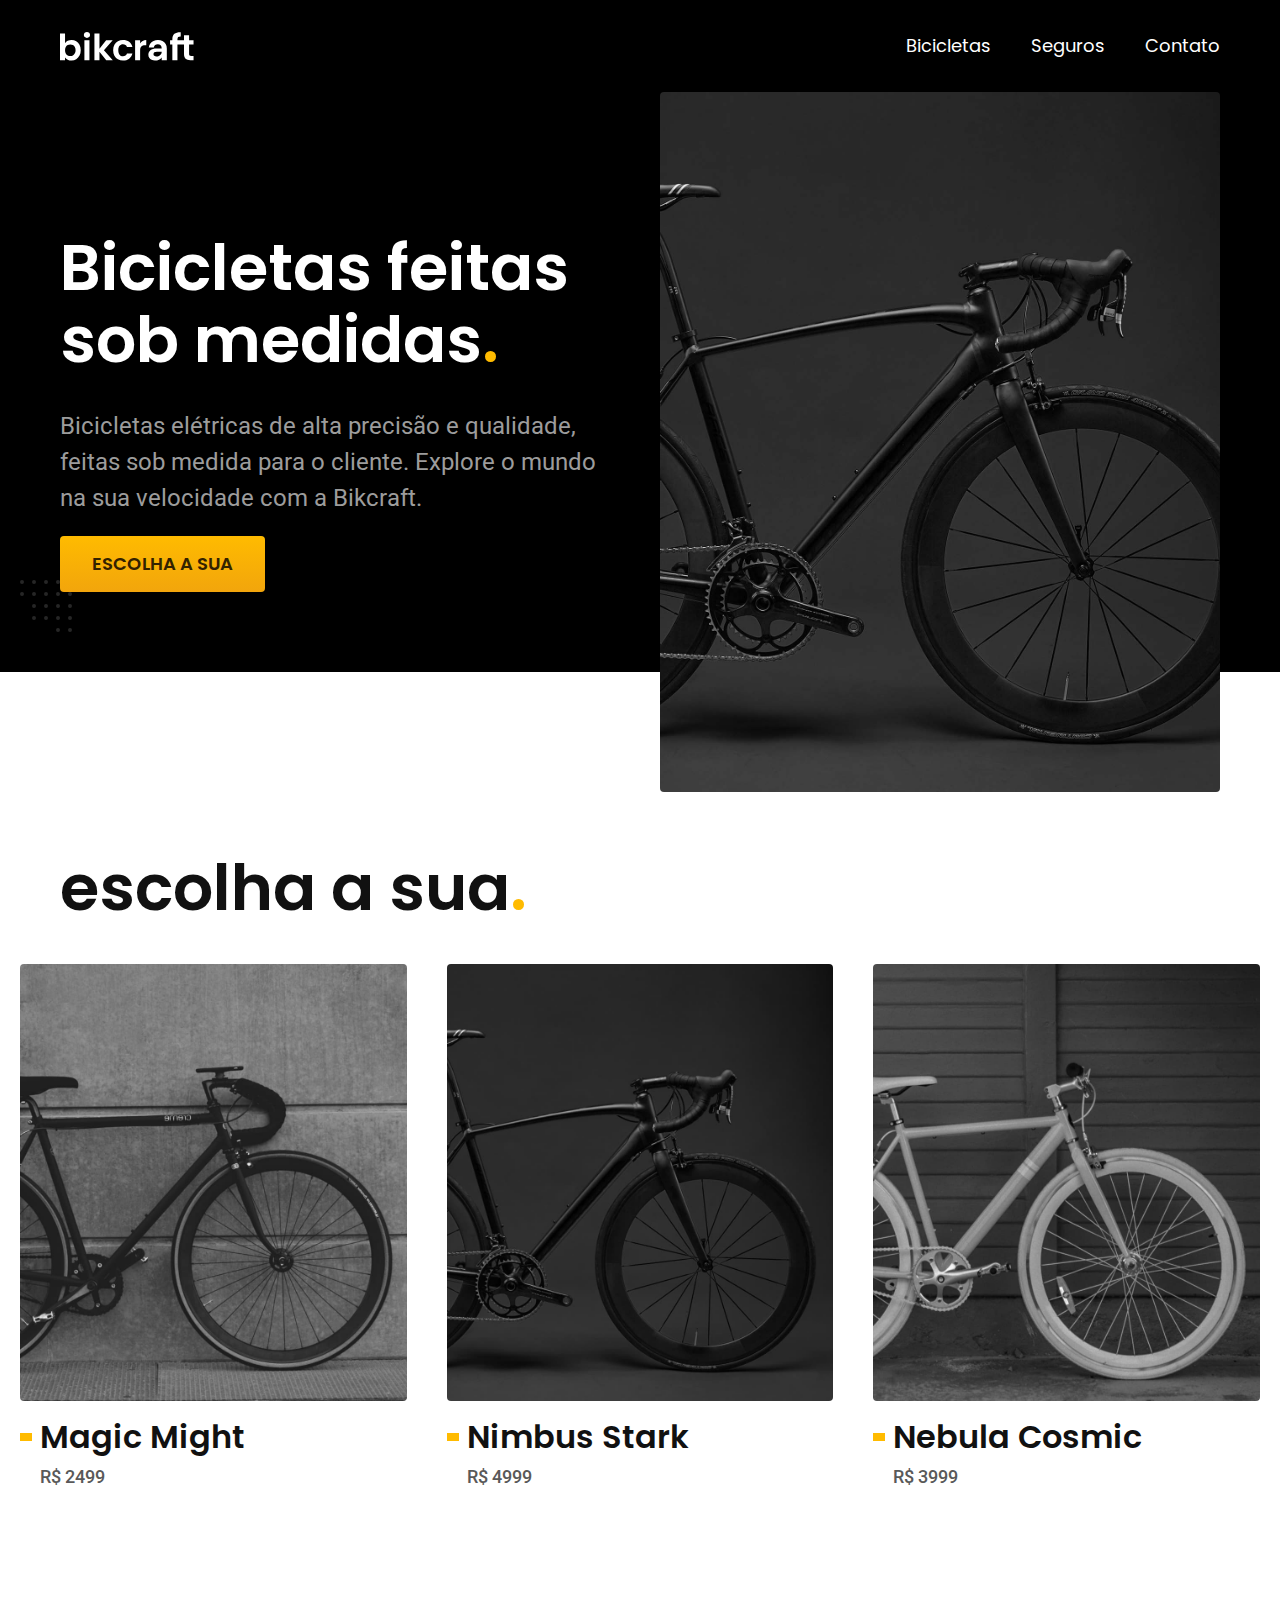
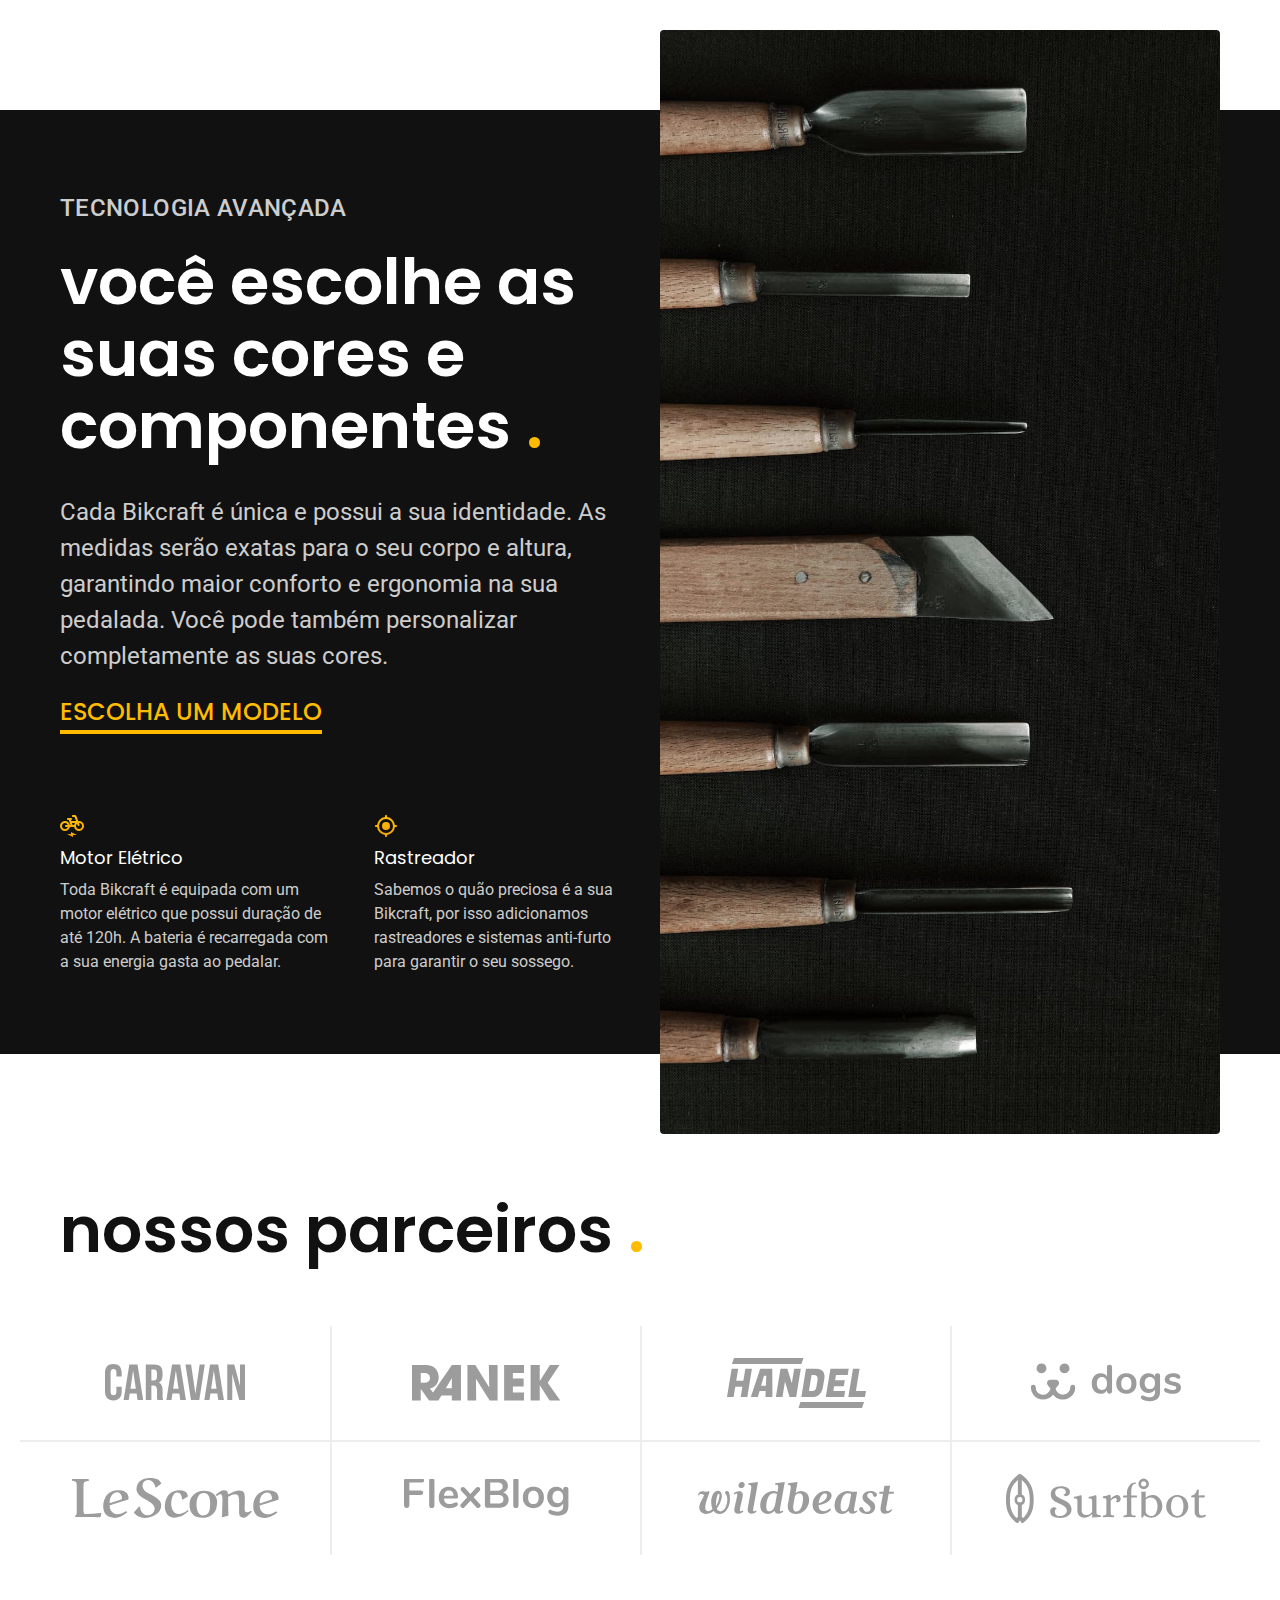
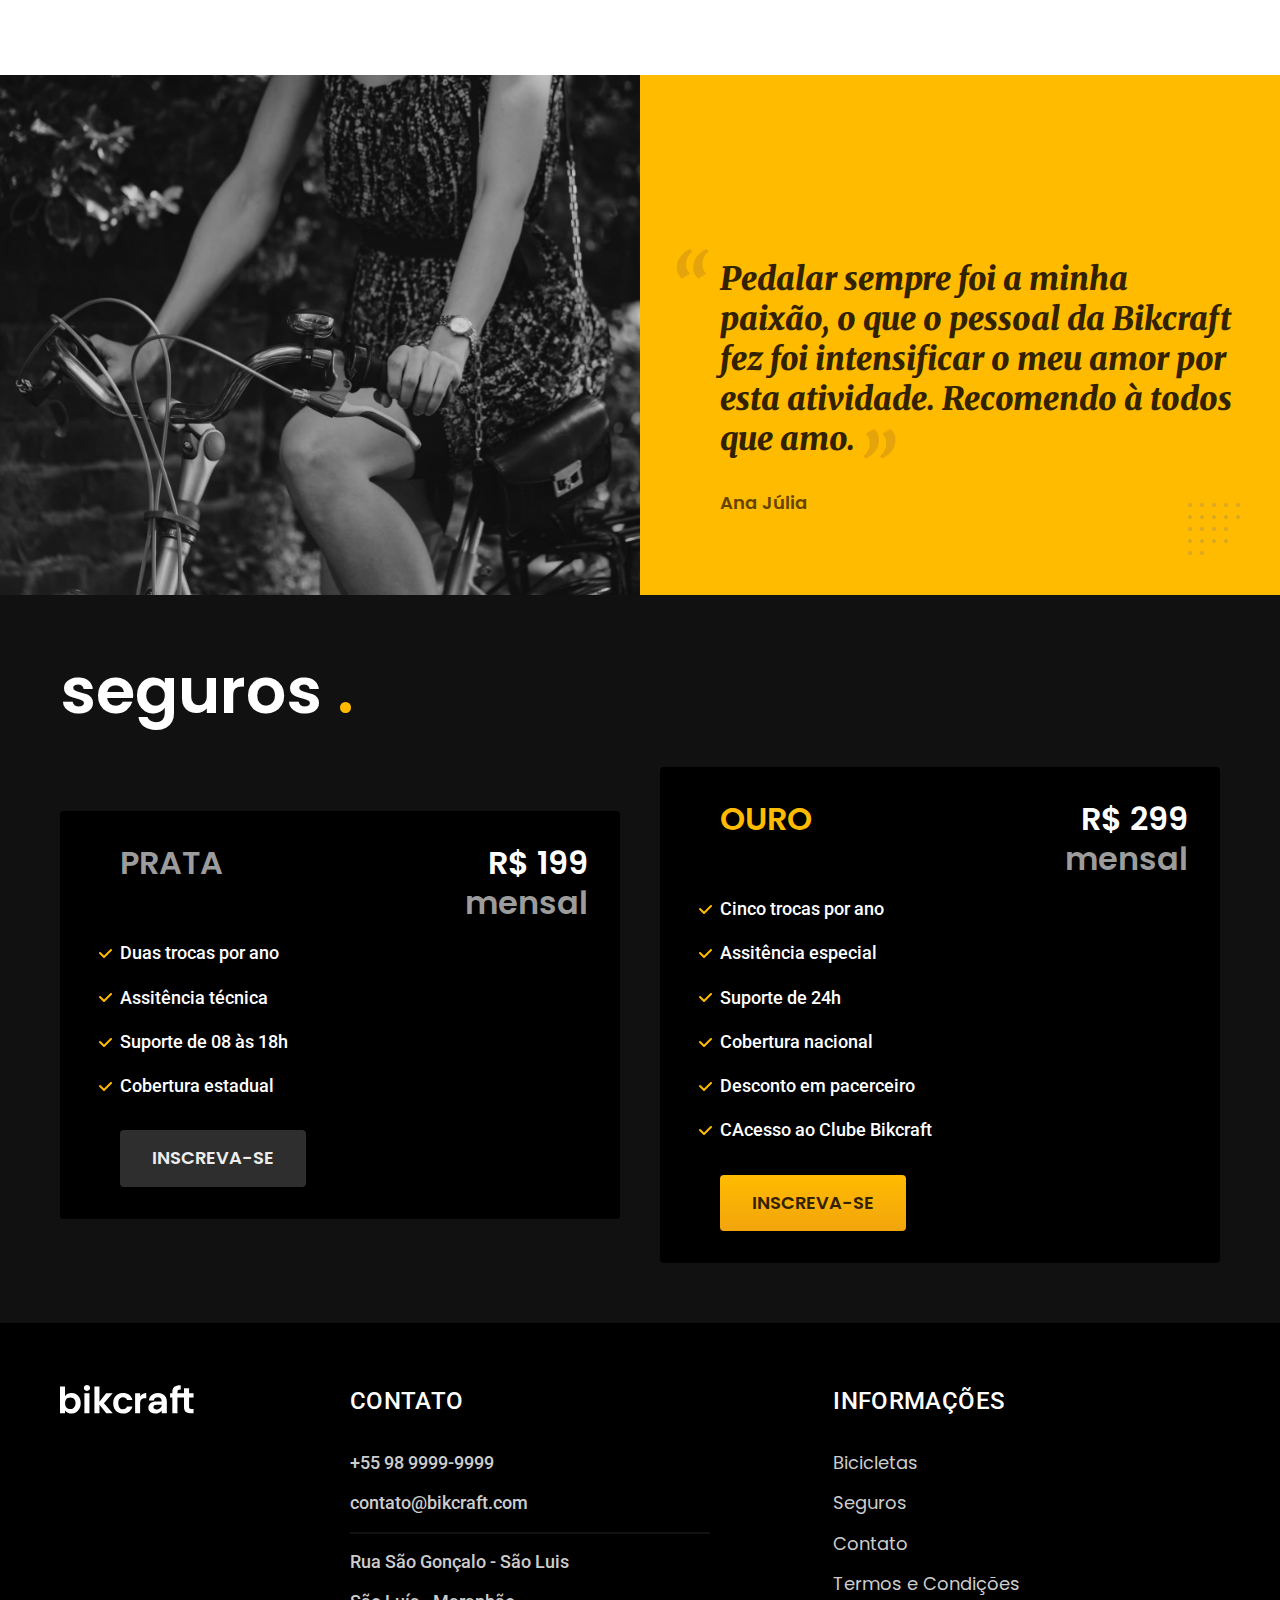
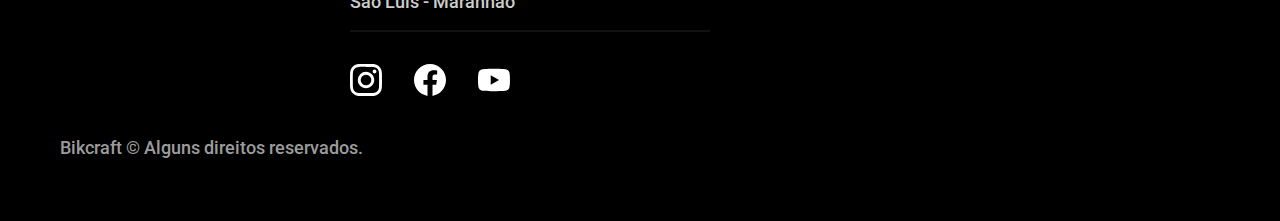
<file: index.html>
<!DOCTYPE html>
<html lang="pt-br">

<head>
  <meta charset="UTF-8">
  <meta name="viewport" content="width=device-width, initial-scale=1.0">
  <meta name="description" content="Bicicletas elétricas de alta precisão e qualidade, feitas sob medida para você. Explore o mundo na sua velocidade com a Bikcraft.">
  <title>Bikcraft - Bicicletas Elétricas</title>



  <link rel="icon" href="./img/favicon.svg" type="image/svg+xml">
  <link rel="preload" href="/css/style.min.css" as="style">
  <link rel="stylesheet" href="/css/style.min.css">


  <link rel="preconnect" href="https://fonts.googleapis.com">
  <link rel="preconnect" href="https://fonts.gstatic.com" crossorigin>
  <link href="https://fonts.googleapis.com/css2?family=Merriweather:ital,wght@0,300;1,900&family=Poppins:wght@100;400;600&family=Roboto:wght@100;400;500&display=swap" rel="stylesheet">

  <script>document.documentElement.classList.add('js')</script>
</head>

<body>
  <header class="header-bg">
    <div class="header container">
      <a href="./"><img src="/img/bikcraft.svg" width="136" height="32" alt="Bikcraft"></a>

      <nav aria-label="primaria">
        <ul class="header-menu cor-0 font-1-m">
          <li><a href="./bicicletas.html">Bicicletas</a></li>
          <li><a href="./seguros.html">Seguros</a></li>
          <li><a href="./contato.html">Contato</a></li>
        </ul>
      </nav>
    </div>
  </header>

  <main class="introducao-bg">
    <div class="introducao container">
      <div class="introducao-conteudo">
        <h1 class="font-1-xxl cor-0 fadeInDown" data-anime="200">
          Bicicletas feitas sob medidas <span class="cor-p1">.</span>
        </h1>
        <p class="font-2-l cor-6 fadeInDown" data-anime="400">Bicicletas elétricas de alta precisão e qualidade, feitas sob medida para o cliente. Explore o mundo na sua velocidade com a Bikcraft.</p>
        <a data-anime="600 " href="./bicicletas.html" class="botao fadeInDown">Escolha a sua</a>
      </div>

      <picture data-anime="800" class="fadeInDown">
        <source media="(max-width:800px)" srcset="./img/bicicletas/nimbus.jpg">
        <img src="./img/fotos/introducao.jpg" width="1280" height="1600" alt="Bicicleta eletrica preta">
      </picture>

    </div>
  </main>
  <article class="bicicletas-lista">
    <h2 class="font-1-xxl container">escolha a sua <span class="cor-p1">.</span></h2>
    <ul>
      <li>
        <a href="./bicicletas/magic.html">
          <img src="./img/bicicletas/magic-home.jpg" idth="920" height="1040" alt="Bicicleta Preta">
          <h3 class="font-1-xl">Magic Might</h3>
          <span class=" font-2-m cor-8">R$ 2499</span>
        </a>
      </li>
      <li>
        <a href="./bicicletas/magic.html">
          <img src="./img/bicicletas/nimbus-home.jpg" idth="920" height="1040" alt="Bicicleta Preta">
          <h3 class="font-1-xl">Nimbus Stark</h3>
          <span class=" font-2-m cor-8">R$ 4999</span>
        </a>
      </li>
      <li>
        <a href="./bicicletas/magic.html">
          <img src="./img/bicicletas/nebula-home.jpg" width="920" height="1040" alt="Bicicleta Preta">
          <h3 class="font-1-xl">Nebula Cosmic</h3>
          <span class=" font-2-m cor-8">R$ 3999</span>
        </a>
      </li>
    </ul>
  </article>
  <article class="tecnologia-bg">
    <div class="tecnologia container">
      <div class="tecnologia-conteudo">
        <span class=" font-2-l-b cor-5">Tecnologia Avançada</span>
        <h2 class="font-1-xxl cor-0">você escolhe as suas cores e componentes <span class="cor-p1">.</span></h2>
        <p class="font-2-l cor-5">Cada Bikcraft é única e possui a sua identidade. As medidas serão exatas para o seu corpo e altura, garantindo maior conforto e ergonomia na sua pedalada. Você pode também personalizar completamente as suas cores.</p>
        <a class="link" href="./bicicletas.html">Escolha um modelo</a>
        <div class="tecnologia-vantagens">
          <div>
            <img src="./img/icones/eletrica.svg" width="24" height="24" alt="">
            <h3 class="font-1-m cor-0">Motor Elétrico</h3>
            <p class="font-2-s cor-5">Toda Bikcraft é equipada com um motor elétrico que possui duração de até 120h. A bateria é recarregada com a sua energia gasta ao pedalar.</p>
          </div>
          <div>
            <img src="./img/icones/rastreador.svg" width="24" height="24" alt="">
            <h3 class="font-1-m cor-0">Rastreador</h3>
            <p class="font-2-s cor-5">Sabemos o quão preciosa é a sua Bikcraft, por isso adicionamos rastreadores e sistemas anti-furto para garantir o seu sossego.</p>
          </div>
        </div>
      </div>

      <div class="tecnologia-imagem">
        <img src="./img/fotos/tecnologia.jpg" width="1200" height="1920" alt="">
      </div>
    </div>
  </article>
  <section class="parceiros" aria-label="Nossos Parceiros">
    <h2 class="font-1-xxl container">nossos parceiros <span class="cor-p1">.</span></h2>
    <ul>
      <li> <img src="/img/parceiros/caravan.svg" width="140" height="38" alt="caravan"></li>
      <li> <img src="/img/parceiros/ranek.svg" width="149" height="36" alt="ranek"></li>
      <li> <img src="/img/parceiros/handel.svg" width="139" height="50" alt="handel"></li>
      <li> <img src="/img/parceiros/dogs.svg" width="152" height="39" alt="dogs"></li>
      <li> <img src="/img/parceiros/lescone.svg" width="208" height="41" alt="caravan"></li>
      <li> <img src="/img/parceiros/flexblog.svg" width="165" height="38" alt="flexblog"></li>
      <li> <img src="/img/parceiros/wildbeast.svg" width="196" height="38" alt="wildbeast"></li>
      <li> <img src="/img/parceiros/surfbot.svg" width="200" height="49" alt="surfbot"></li>
    </ul>
  </section>
  <section class="depoimento" aria-label="Depoimento">
    <div>
      <img src="/img/fotos/depoimento.jpg" width="1560" height="1360" alt="Pessoa pedalando uma bicicleta Bikcraft">
    </div>
    <div class="depoimento-conteudo">
      <blockquote class="font-1-xl cor-p5">
        <p>Pedalar sempre foi a minha paixão, o que o pessoal da Bikcraft fez foi intensificar o meu amor por esta atividade. Recomendo à todos que amo. </p>
      </blockquote>
      <span class="font-1-m-b cor-p4">Ana Júlia</span>
    </div>
  </section>

  <article class="seguros-bg">
    <div class="seguros container">
      <h2 class="font-1-xxl cor-0">seguros <span class="cor-p1">.</span></h2>
      <div class="seguros-item">
        <h3 class="font-1-xl cor-6">PRATA</h3>
        <span class="font-1-xl cor-0 "> R$ 199 <span class="font-1-xs cor-6">mensal</span> </span>
        <ul class="font-2-m cor-0">
          <li>Duas trocas por ano</li>
          <li>Assitência técnica</li>
          <li>Suporte de 08 às 18h</li>
          <li>Cobertura estadual</li>
        </ul>
        <a class="botao secundario" href="./orcamento.html">Inscreva-se</a>
      </div>
      <div class="seguros-item">
        <h3 class="font-1-xl cor-p1">OURO</h3>
        <span class="font-1-xl cor-0 "> R$ 299 <span class="font-1-xs cor-6">mensal</span> </span>
        <ul class="font-2-m cor-0">
          <li>Cinco trocas por ano</li>
          <li>Assitência especial</li>
          <li>Suporte de 24h</li>
          <li>Cobertura nacional</li>
          <li>Desconto em pacerceiro</li>
          <li>CAcesso ao Clube Bikcraft</li>
        </ul>
        <a href="./orcamento.html" class="botao">Inscreva-se</a>
      </div>
    </div>
  </article>

  <footer class="footer-bg">
    <div class="footer container">
      <img src="/img/bikcraft.svg" width="136" height="32" alt="Bikcraft">
      <div class="footer-contato">
        <h3 class="font-2-l-b cor-0">Contato</h3>
        <ul class="cor-5 font-2-m">
          <li><a href="tel:+559899999999">+55 98 9999-9999</a></li>
          <li><a href="mailto:contato@bikcraft.com">contato@bikcraft.com</a></li>
          <li>Rua São Gonçalo - São Luis</li>
          <li>São Luís - Maranhão</li>
        </ul>
        <div class="footer-redes">
          <a href="./">
            <img src="./img/redes/instagram.svg" width="32" height="32" alt="">
          </a>
          <a href="./">
            <img src="./img/redes/facebook.svg" width="32" height="32" alt="">
          </a>
          <a href="./">
            <img src="./img/redes/youtube.svg" width="32" height="32" alt="">
          </a>
        </div>
      </div>
      <div class="footer-informacoes">
        <h3 class="font-2-l-b cor-0">Informações</h3>
        <nav>
          <ul class="font-1-m cor-5">
            <li><a href="./bicicletas.html">Bicicletas</a></li>
            <li><a href="./seguros.html">Seguros</a></li>
            <li><a href="./contato.html">Contato</a></li>
            <li><a href="./termos.html">Termos e Condições</a></li>
          </ul>
        </nav>
      </div>
      <p class="font-2-m cor-6 footer-copy">Bikcraft © Alguns direitos reservados.</p>
    </div>

  </footer>

  <script src="./js/simple-anime.js"></script>
  <script src="./js/script.js"></script>
</body>


</html>
</file>
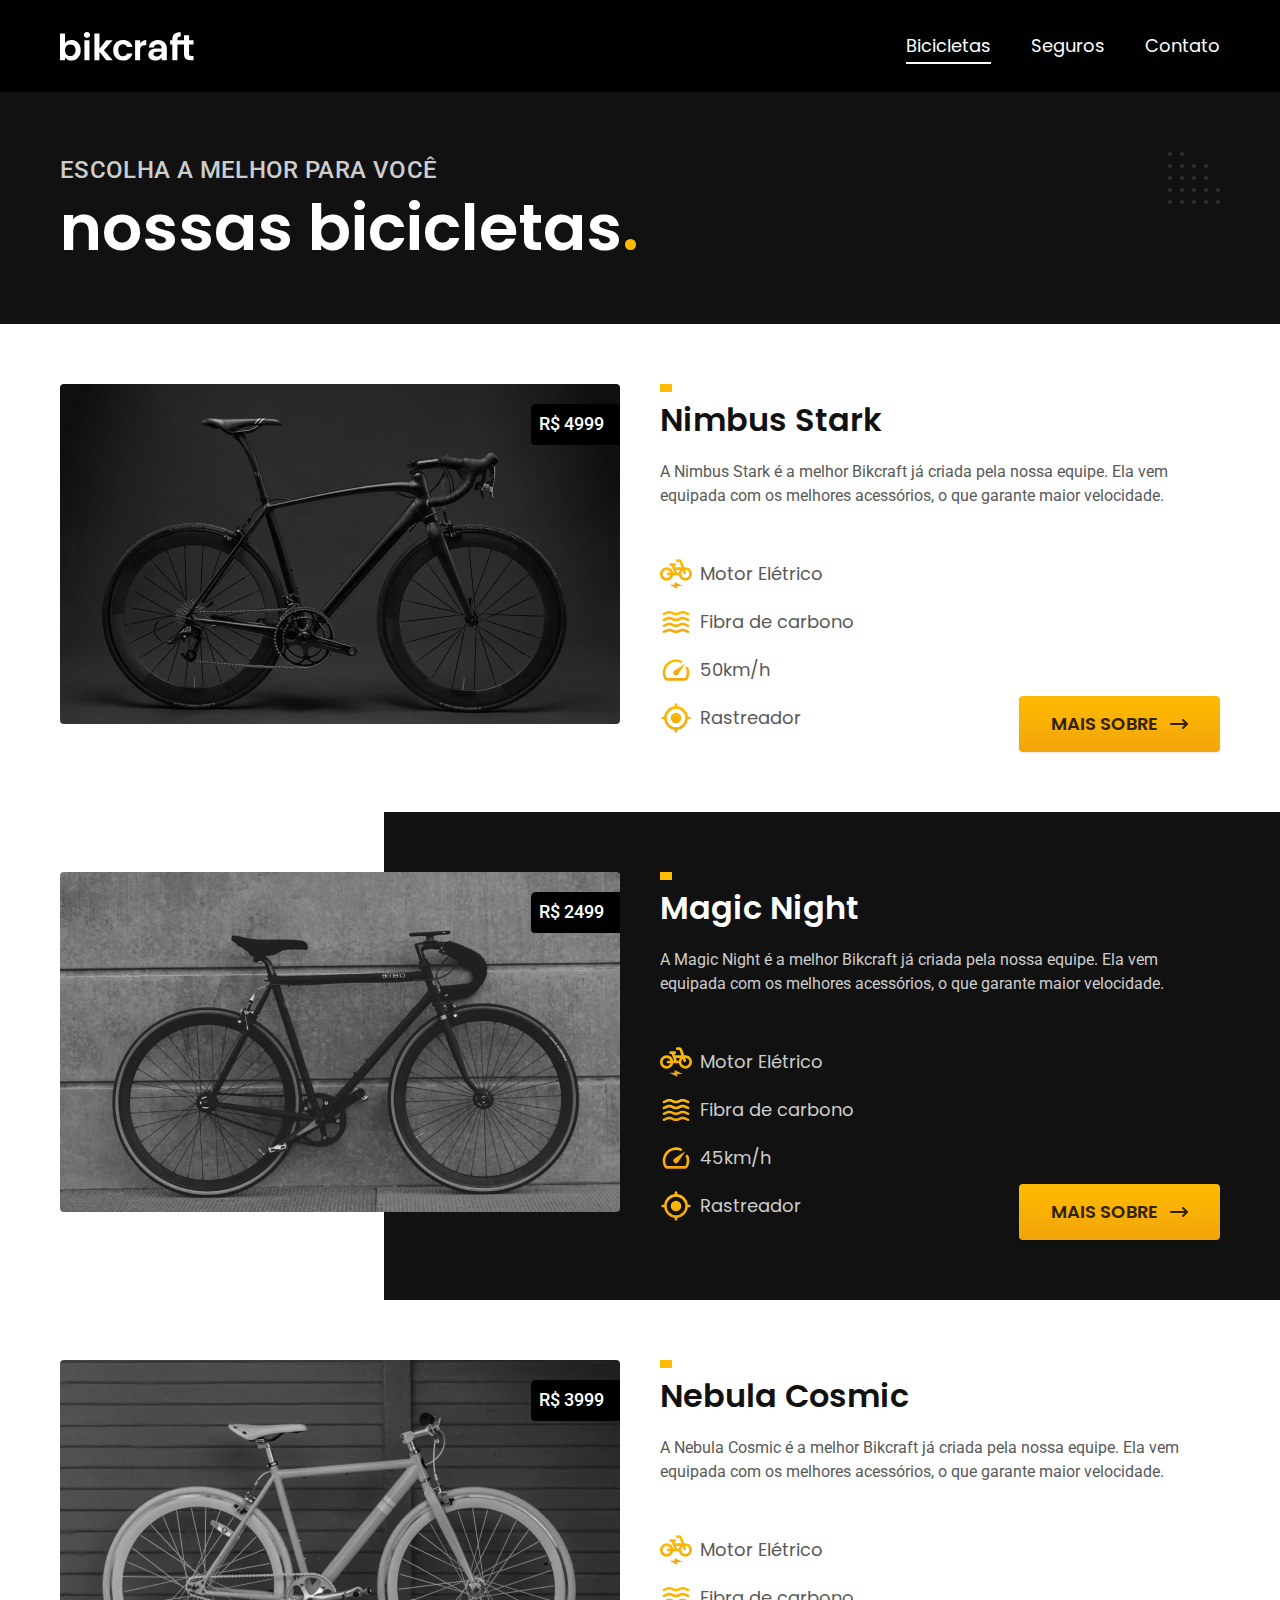
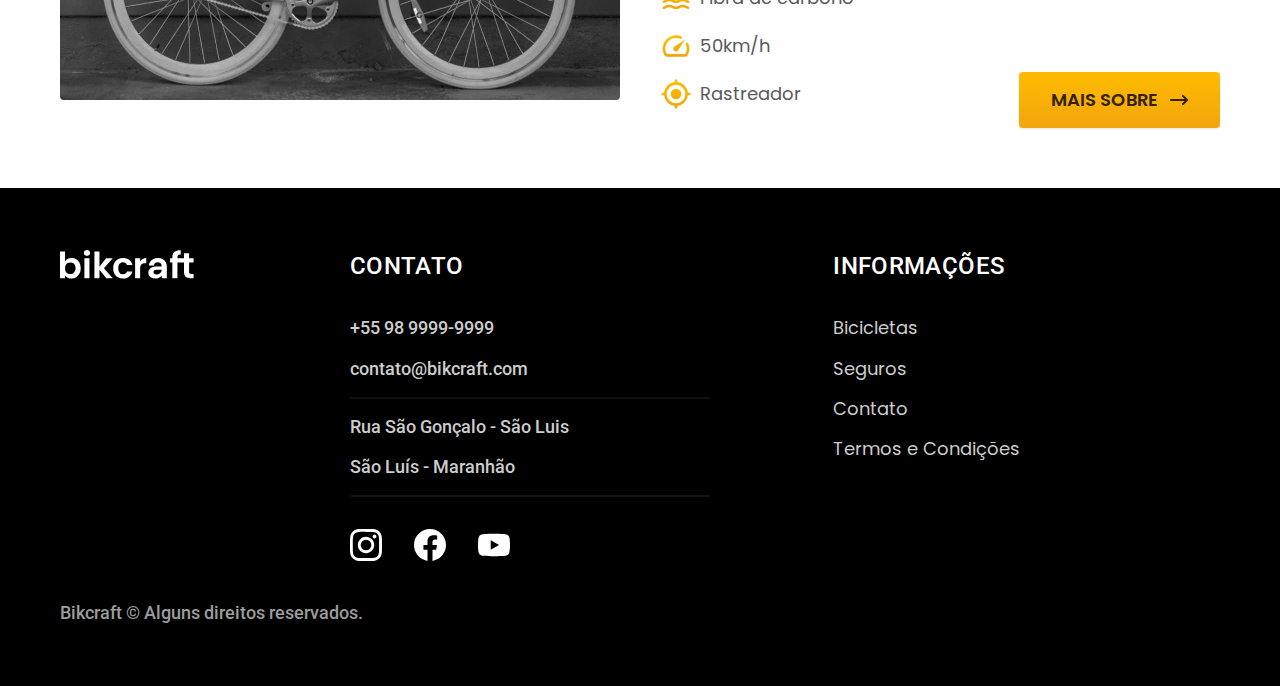
<file: bicicletas.html>
<!DOCTYPE html>
<html lang="pt-br">

<head>
  <meta charset="UTF-8">
  <meta name="viewport" content="width=device-width, initial-scale=1.0">
  <title>Bicicletas | Bikcraft</title>
  <meta name="description" content="Termos e condições.">
  <link rel="icon" href="./img/favicon.svg" type="image/svg+xml">
  <link rel="preload" href="/css/style.min.css" as="style">
  <link rel="stylesheet" href="/css/style.min.css">

  <link rel="preconnect" href="https://fonts.googleapis.com">
  <link rel="preconnect" href="https://fonts.gstatic.com" crossorigin>
  <link href="https://fonts.googleapis.com/css2?family=Merriweather:ital,wght@0,300;1,900&family=Poppins:wght@100;400;600&family=Roboto:wght@100;400;500&display=swap" rel="stylesheet">
  <script>document.documentElement.classList.add('js')</script>
</head>

<body id="bicicletas">
  <header class="header-bg">
    <div class="header container">
      <a href="./"><img src="/img/bikcraft.svg" alt="Bikcraft"></a>


      <nav aria-label="primaria">
        <ul class="header-menu cor-0 font-1-m">
          <li><a href="./bicicletas.html">Bicicletas</a></li>
          <li><a href="./seguros.html">Seguros</a></li>
          <li><a href="./contato.html">Contato</a></li>
        </ul>
      </nav>
    </div>
  </header>

  <main>
    <div class="titulo-bg">
      <div class=" titulo container">
        <p class="font-2-l-b cor-5">escolha a melhor para você</p>
        <h1 class="font-1-xxl cor-0">nossas bicicletas<span class="cor-p1">.</span>
        </h1>
      </div>
    </div>


    <div class="bicicletas container">
      <div class="bicicletas-imagem">
        <img src="./img/bicicletas/nimbus.jpg" alt="Bicicleta preta">
        <span class="font-2-m cor-0"> R$ 4999 </span>
      </div>
      <div class="bicicletas-conteudo">
        <h2 class="font-1-xl">Nimbus Stark</h2>
        <p class="font-2-s cor-8">A Nimbus Stark é a melhor Bikcraft já criada pela nossa equipe. Ela vem equipada com os melhores acessórios, o que garante maior velocidade.</p>
        <ul class="font-1-m cor-8">
          <li><img src="./img/icones/eletrica.svg" alt="">
            Motor Elétrico
          </li>
          <li><img src="./img/icones/carbono.svg" alt="">
            Fibra de carbono
          </li>
          <li><img src="./img/icones/velocidade.svg" alt="">
            50km/h
          </li>
          <li><img src="./img/icones/rastreador.svg" alt="">
            Rastreador
          </li>
        </ul>
        <a class="botao seta" href="../bicicletas/nimbus.html"> Mais Sobre</a>
      </div>
    </div>


    <div class="bicicletas-bg">
      <div class="bicicletas container">
        <div class="bicicletas-imagem">
          <img src="./img/bicicletas/magic.jpg" alt="Bicicleta preta">
          <span class="font-2-m cor-0"> R$ 2499 </span>
        </div>
        <div class="bicicletas-conteudo">
          <h2 class="font-1-xl cor-0">Magic Night</h2>
          <p class="font-2-s cor-5">A Magic Night é a melhor Bikcraft já criada pela nossa equipe. Ela vem equipada com os melhores acessórios, o que garante maior velocidade.</p>
          <ul class="font-1-m cor-5">
            <li><img src="./img/icones/eletrica.svg" alt="">
              Motor Elétrico
            </li>
            <li><img src="./img/icones/carbono.svg" alt="">
              Fibra de carbono
            </li>
            <li><img src="./img/icones/velocidade.svg" alt="">
              45km/h
            </li>
            <li><img src="./img/icones/rastreador.svg" alt="">
              Rastreador
            </li>
          </ul>
          <a class="botao seta" href="./bicicletas/magic.html"> Mais Sobre</a>
        </div>
      </div>
    </div>


    <div class="bicicletas container">
      <div class="bicicletas-imagem">
        <img src="./img/bicicletas/nebula.jpg" alt="Bicicleta preta">
        <span class="font-2-m cor-0"> R$ 3999 </span>
      </div>
      <div class="bicicletas-conteudo">
        <h2 class="font-1-xl">Nebula Cosmic</h2>
        <p class="font-2-s cor-8">A Nebula Cosmic é a melhor Bikcraft já criada pela nossa equipe. Ela vem equipada com os melhores acessórios, o que garante maior velocidade.</p>
        <ul class="font-1-m cor-8">
          <li><img src="./img/icones/eletrica.svg" alt="">
            Motor Elétrico
          </li>
          <li><img src="./img/icones/carbono.svg" alt="">
            Fibra de carbono
          </li>
          <li><img src="./img/icones/velocidade.svg" alt="">
            50km/h
          </li>
          <li><img src="./img/icones/rastreador.svg" alt="">
            Rastreador
          </li>
        </ul>
        <a class="botao seta" href="./bicicletas/nebula.html"> Mais Sobre</a>
      </div>
    </div>
  </main>

  <footer class="footer-bg">
    <div class=" footer container">
      <img src="/img/bikcraft.svg" alt="Bikcraft">
      <div class="footer-contato">
        <h3 class="font-2-l-b cor-0">Contato</h3>
        <ul class="cor-5 font-2-m">
          <li><a href="tel:+559899999999">+55 98 9999-9999</a></li>
          <li><a href="mailto:contato@bikcraft.com">contato@bikcraft.com</a></li>
          <li>Rua São Gonçalo - São Luis</li>
          <li>São Luís - Maranhão</li>
        </ul>
        <div class="footer-redes">
          <a href="./">
            <img src="./img/redes/instagram.svg" alt="">
          </a>
          <a href="./">
            <img src="./img/redes/facebook.svg" alt="">
          </a>
          <a href="./">
            <img src="./img/redes/youtube.svg" alt="">
          </a>
        </div>
      </div>
      <div class="footer-informacoes">
        <h3 class="font-2-l-b cor-0">Informações</h3>
        <nav>
          <ul class="font-1-m cor-5">
            <li><a href="./bicicletas.html">Bicicletas</a></li>
            <li><a href="./seguros.html">Seguros</a></li>
            <li><a href="./contato.html">Contato</a></li>
            <li><a href="./termos.html">Termos e Condições</a></li>
          </ul>
        </nav>
      </div>
      <p class="font-2-m cor-6 footer-copy">Bikcraft © Alguns direitos reservados.</p>
    </div>

  </footer>

  <script src="./js/script.js">
  </script>
</body>
</file>
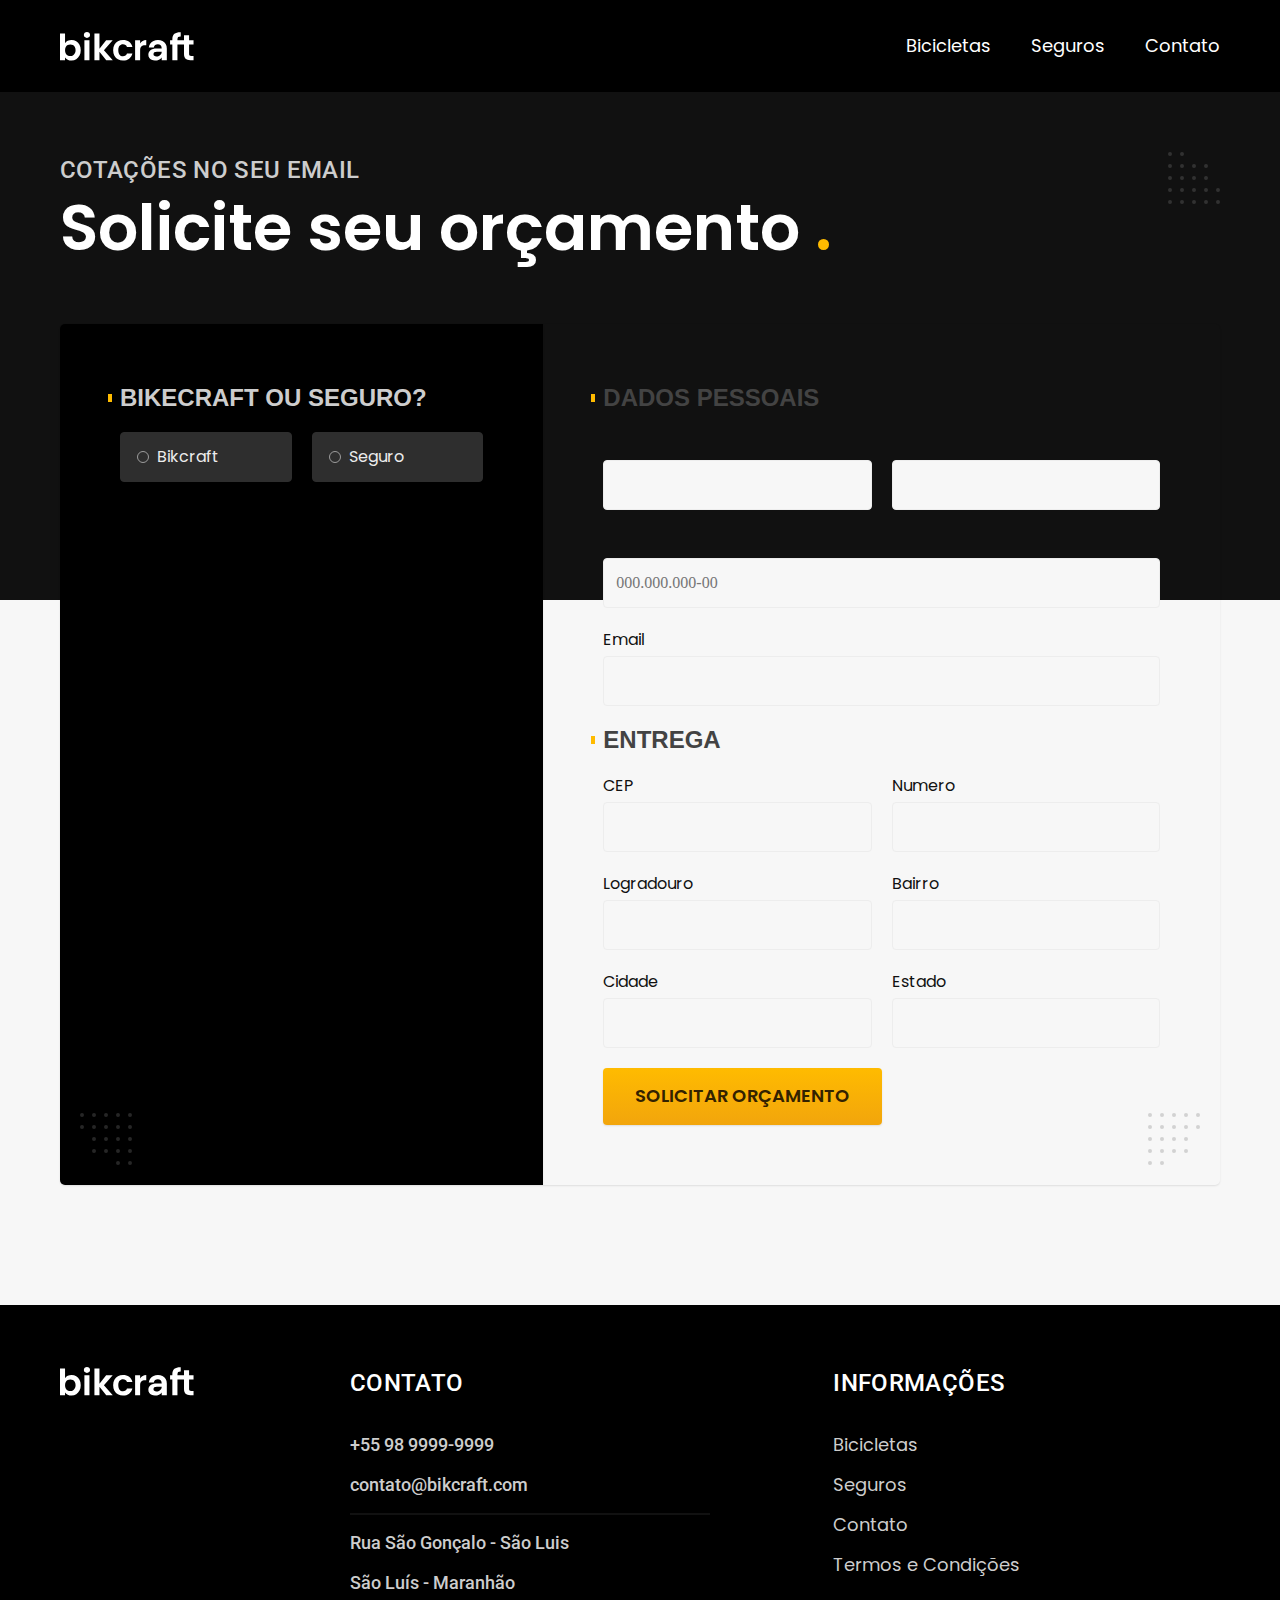
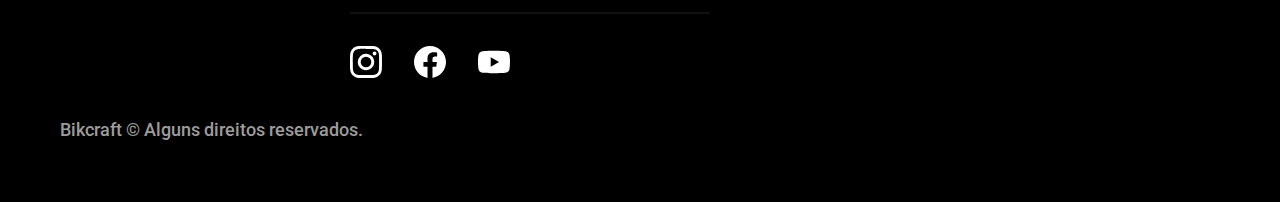
<file: orcamento.html>
<!DOCTYPE html>
<html lang="pt-br">

<head>
  <meta charset="UTF-8">
  <meta name="viewport" content="width=device-width, initial-scale=1.0">
  <title>Orçamento | Bikcraft</title>
  <meta name="description" content="Termos e condições.">
  <link rel="icon" href="./img/favicon.svg" type="image/svg+xml">
  <link rel="preload" href="/css/style.min.css" as="style">
  <link rel="stylesheet" href="/css/style.min.css">

  <link rel="preconnect" href="https://fonts.googleapis.com">
  <link rel="preconnect" href="https://fonts.gstatic.com" crossorigin>
  <link href="https://fonts.googleapis.com/css2?family=Merriweather:ital,wght@0,300;1,900&family=Poppins:wght@100;400;600&family=Roboto:wght@100;400;500&display=swap" rel="stylesheet">
  <script>document.documentElement.classList.add('js')</script>
</head>

<body id="orcamento">
  <header class="header-bg">
    <div class="header container">
      <a href="./"><img src="/img/bikcraft.svg" alt="Bikcraft"></a>

      <nav aria-label="primaria">
        <ul class="header-menu cor-0 font-1-m">
          <li><a href="./bicicletas.html">Bicicletas</a></li>
          <li><a href="./seguros.html">Seguros</a></li>
          <li><a href="./contato.html">Contato</a></li>
        </ul>
      </nav>
    </div>
  </header>

  <main>
    <div class="titulo-bg">
      <div class=" titulo container">
        <p class="font-2-l-b cor-5">Cotações no seu email</p>
        <h1 class="font-1-xxl cor-0">Solicite seu orçamento <span class="cor-p1">.</span>
        </h1>
      </div>
    </div>
    <form class="orcamento container" action="./">
      <div class="orcamento-produto">
        <h2 class="font-1-xs cor-5">Bikecraft ou Seguro?</h2>

        <input type="radio" name="tipo" value="bikcraft" id="bikcraft">
        <label for="bikcraft">Bikcraft</label>

        <input type="radio" name="tipo" value="seguro" id="seguro">
        <label for="seguro">Seguro</label>

        <div class="orcamento-conteudo" id="orcamento-bikcraft">
          <h2 class="font-1-xs cor-5">Escolha a sua</h2>

          <input type="radio" name="produto" value="nimbus" id="nimbus">
          <label for="nimbus">Nimbus Stark <span>R$ 4999</span></label>
          <div class="orcamento-detalhes">
            <ul class="font-1-xs cor-8">
              <li> <img src="./img/icones/eletrica.svg" alt="">Motor elétrico</li>
              <li> <img src="./img/icones/carbono.svg" alt="">Fibra de carbono</li>
              <li> <img src="./img/icones/velocidade.svg" alt="">50 km/h</li>
              <li> <img src="./img/icones/rastreador.svg" alt="">rastreador</li>
            </ul>
            <img src="./img/bicicletas/nimbus.jpg" alt="Bicicleta Preta">
          </div>

          <input type="radio" name="produto" value="magic" id="magic">
          <label for="magic">Magic Might <span>R$ 2499</span></label>
          <div class="orcamento-detalhes">
            <ul class="font-1-xs cor-8">
              <li> <img src="./img/icones/eletrica.svg" alt="">Motor elétrico</li>
              <li> <img src="./img/icones/carbono.svg" alt="">Fibra de carbono</li>
              <li> <img src="./img/icones/velocidade.svg" alt="">45 km/h</li>
              <li> <img src="./img/icones/rastreador.svg" alt="">rastreador</li>
            </ul>
            <img src="./img/bicicletas/magic.jpg" alt="Bicicleta Preta">
          </div>

          <input type="radio" name="produto" value="nebula" id="nebula">
          <label for="nebula">Nebula Cosmic <span>R$ 3999</span></label>
          <div class="orcamento-detalhes">
            <ul class="font-1-xs cor-8">
              <li> <img src="./img/icones/eletrica.svg" alt="">Motor elétrico</li>
              <li> <img src="./img/icones/carbono.svg" alt="">Fibra de carbono</li>
              <li> <img src="./img/icones/velocidade.svg" alt="">40 km/h</li>
              <li> <img src="./img/icones/rastreador.svg" alt="">rastreador</li>
            </ul>
            <img src="./img/bicicletas/nebula.jpg" alt="Bicicleta branca">
          </div>

        </div>



        <div class="orcamento-conteudo" id="orcamento-seguro">
          <h2 class="font-1-xs cor-5">Escolha o plano</h2>

          <input type="radio" name="produto" value="prata" id="prata">
          <label for="prata">Prata <span>R$ 199</span></label>

          <input type="radio" name="produto" value="ouro" id="ouro">
          <label for="ouro">Ouro <span>R$ 299</span></label>

        </div>
      </div>
      <div class="orcamento-dados form">
        <h2 class="font-1-xs cor-9 col-2">dados pessoais</h2>
        <div>
          <label for="nome">Nome</label>
          <input type="text" id="nome" name="nome">
        </div>
        <div>
          <label for="sobrenome">Sobrenome</label>
          <input type="text" id="sobrenome" name="sobrenome">
        </div>
        <div class="col-2">
          <label for="cpf">CPF</label>
          <input type="text" id="cpf" name="cpf" placeholder="000.000.000-00">
        </div>
        <div class="col-2">
          <label for="email">Email</label>
          <input type="email" id="email" name="email">
        </div>
        <h2 class="font-1-xs cor-9 col-2">entrega</h2>
        <div>
          <label for="cep">CEP</label>
          <input type="text" id="cep" name="cep">
        </div>
        <div>
          <label for="numero">Numero</label>
          <input type="text" id="numero" name="numero">
        </div>
        <div>
          <label for="logradouro">Logradouro</label>
          <input type="text" id="logradouro" name="logradouro">
        </div>
        <div>
          <label for="bairro">Bairro</label>
          <input type="text" id="bairro" name="bairro">
        </div>
        <div>
          <label for="cidade">Cidade</label>
          <input type="text" id="cidade" name="cidade">
        </div>
        <div>
          <label for="estado">Estado</label>
          <input type="text" id="estado" name="estado">
        </div>
        <button class="botao col-2">Solicitar orçamento</button>
      </div>
    </form>
  </main>

  <footer class="footer-bg">
    <div class=" footer container">
      <img src="/img/bikcraft.svg" alt="Bikcraft">
      <div class="footer-contato">
        <h3 class="font-2-l-b cor-0">Contato</h3>
        <ul class="cor-5 font-2-m">
          <li><a href="tel:+559899999999">+55 98 9999-9999</a></li>
          <li><a href="mailto:contato@bikcraft.com">contato@bikcraft.com</a></li>
          <li>Rua São Gonçalo - São Luis</li>
          <li>São Luís - Maranhão</li>
        </ul>
        <div class="footer-redes">
          <a href="./">
            <img src="./img/redes/instagram.svg" alt="">
          </a>
          <a href="./">
            <img src="./img/redes/facebook.svg" alt="">
          </a>
          <a href="./">
            <img src="./img/redes/youtube.svg" alt="">
          </a>
        </div>
      </div>
      <div class="footer-informacoes">
        <h3 class="font-2-l-b cor-0">Informações</h3>
        <nav>
          <ul class="font-1-m cor-5">
            <li><a href="./bicicletas.html">Bicicletas</a></li>
            <li><a href="./seguros.html">Seguros</a></li>
            <li><a href="./contato.html">Contato</a></li>
            <li><a href="./termos.html">Termos e Condições</a></li>
          </ul>
        </nav>
      </div>
      <p class="font-2-m cor-6 footer-copy">Bikcraft © Alguns direitos reservados.</p>
    </div>

  </footer>

  <script src="./js/script.js">
  </script>
</body>
</file>
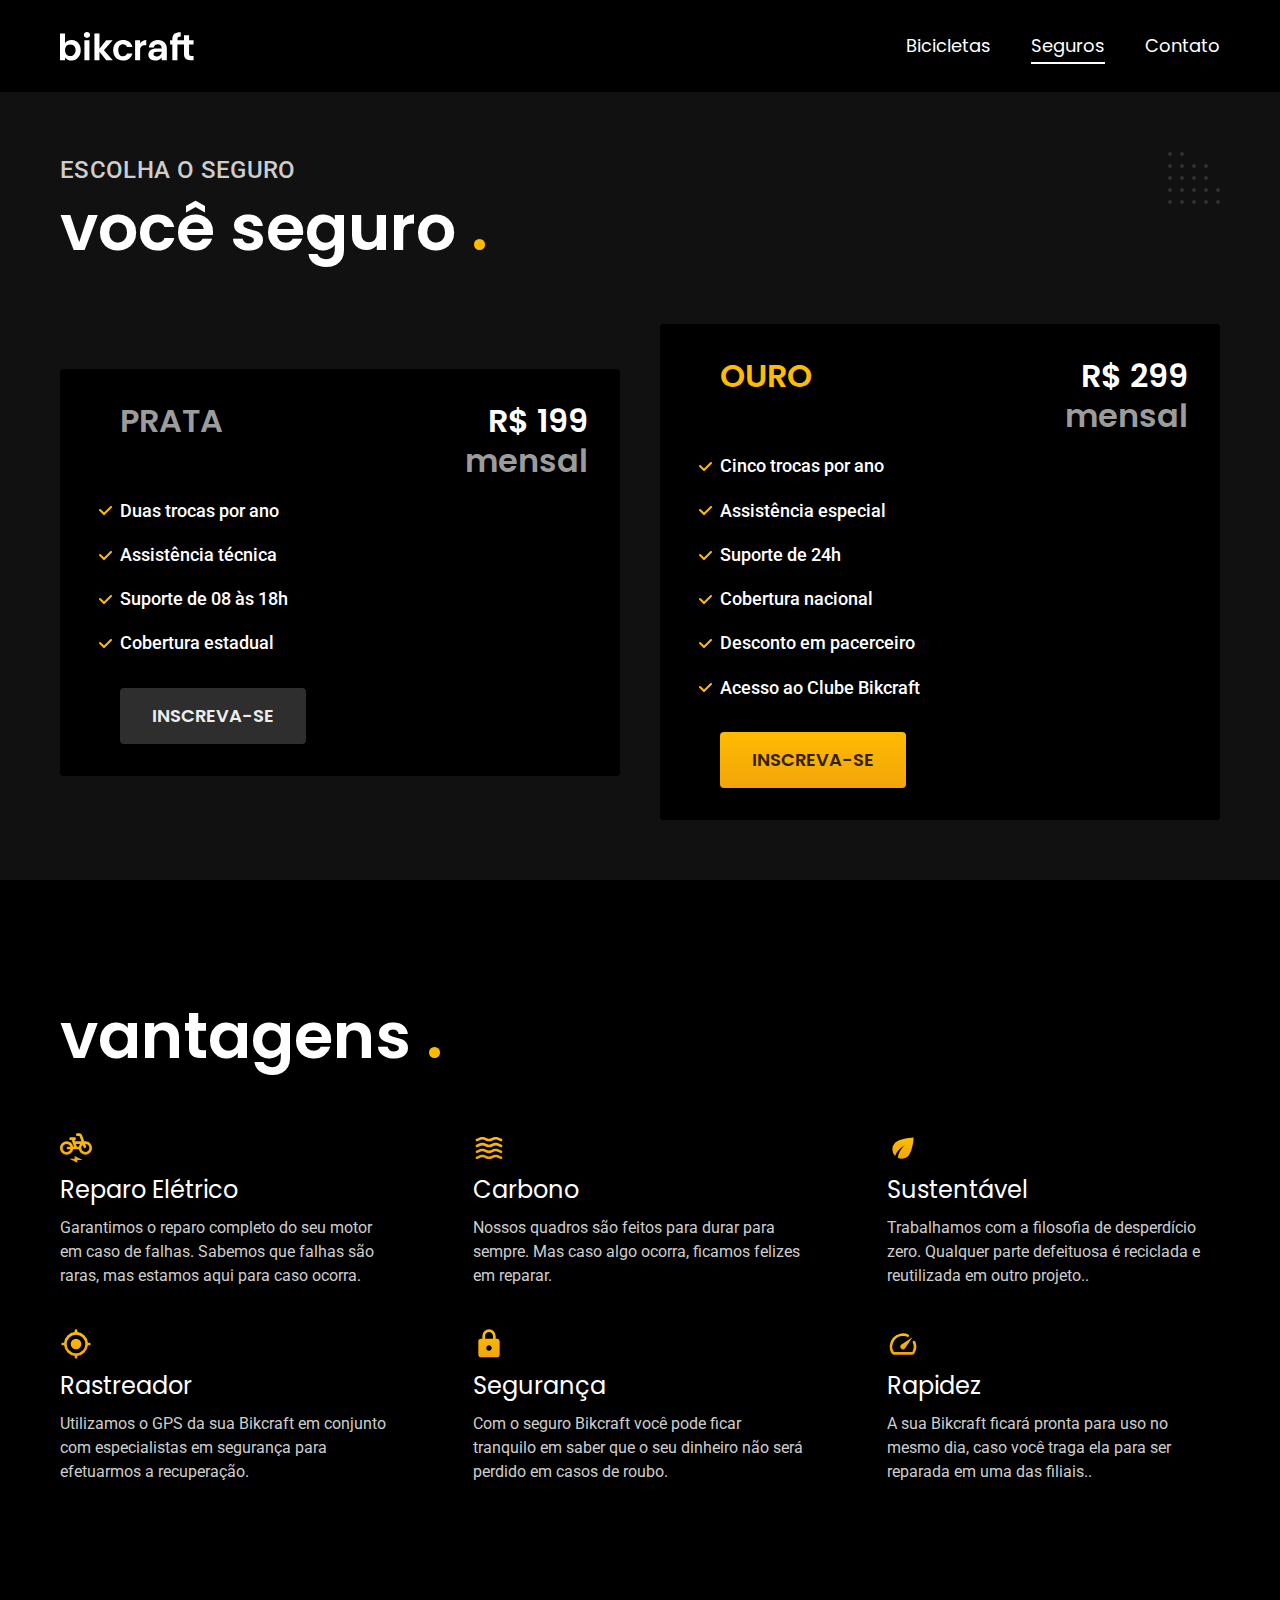
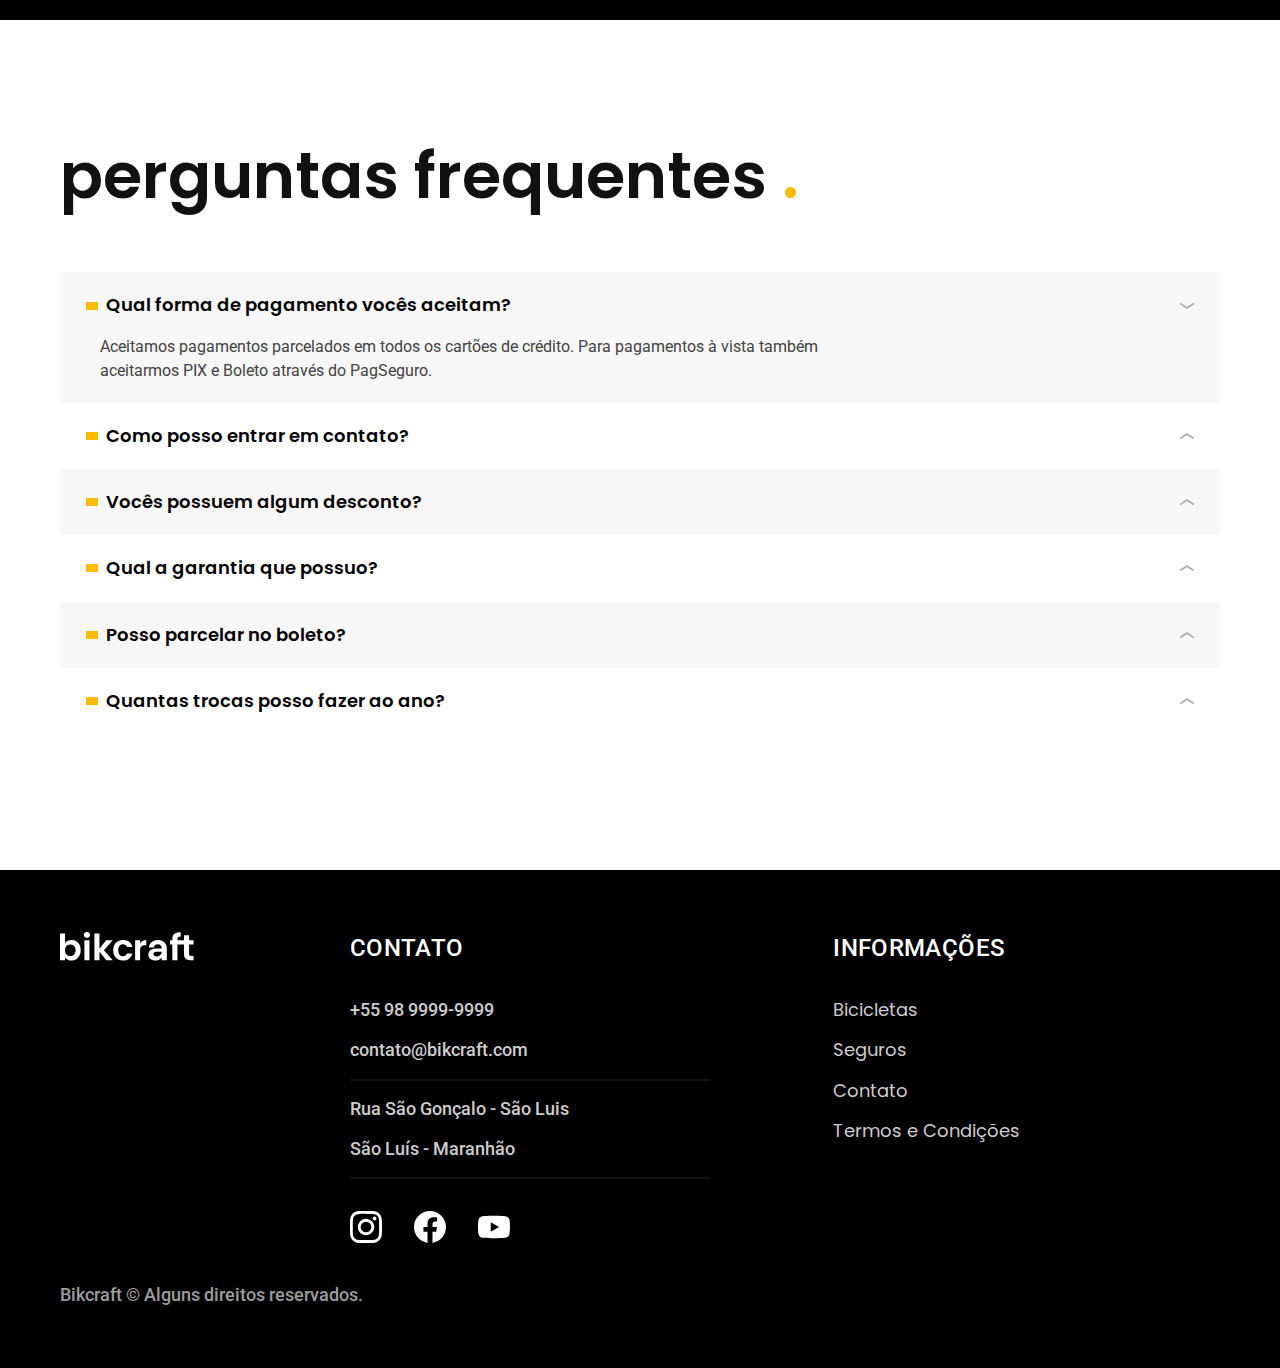
<file: seguros.html>
<!DOCTYPE html>
<html lang="pt-br">

<head>
  <meta charset="UTF-8">
  <meta name="viewport" content="width=device-width, initial-scale=1.0">
  <title>Seguros | Bikcraft</title>
  <meta name="description" content="Termos e condições.">
  <link rel="icon" href="./img/favicon.svg" type="image/svg+xml">
  <link rel="preload" href="/css/style.min.css" as="style">
  <link rel="stylesheet" href="/css/style.min.css">

  <link rel="preconnect" href="https://fonts.googleapis.com">
  <link rel="preconnect" href="https://fonts.gstatic.com" crossorigin>
  <link href="https://fonts.googleapis.com/css2?family=Merriweather:ital,wght@0,300;1,900&family=Poppins:wght@100;400;600&family=Roboto:wght@100;400;500&display=swap" rel="stylesheet">
  <script>document.documentElement.classList.add('js')</script>
</head>

<body id="seguros">
  <header class="header-bg">
    <div class="header container">
      <a href="./"><img src="/img/bikcraft.svg" alt="Bikcraft"></a>

      <nav aria-label="primaria">
        <ul class="header-menu cor-0 font-1-m">
          <li><a href="./bicicletas.html">Bicicletas</a></li>
          <li><a href="./seguros.html">Seguros</a></li>
          <li><a href="./contato.html">Contato</a></li>
        </ul>
      </nav>
    </div>
  </header>

  <main class="seguros-bg">
    <div class="titulo-bg">
      <div class=" titulo container">
        <p class="font-2-l-b cor-5">escolha o seguro</p>
        <h1 class="font-1-xxl cor-0">você seguro <span class="cor-p1">.</span>
        </h1>
      </div>
    </div>

    <div class="seguros container">
      <div class="seguros-item fadeInLeft" data-anime="200">
        <h3 class="font-1-xl cor-6">PRATA</h3>
        <span class="font-1-xl cor-0 "> R$ 199 <span class="font-1-xs cor-6">mensal</span> </span>
        <ul class="font-2-m cor-0">
          <li>Duas trocas por ano</li>
          <li>Assistência técnica</li>
          <li>Suporte de 08 às 18h</li>
          <li>Cobertura estadual</li>
        </ul>
        <a class="botao secundario" href="./orcamento.html?tipo=seguro&produto=prata">Inscreva-se</a>
      </div>
      <div class="seguros-item fadeInRight" data-anime="400">
        <h3 class="font-1-xl cor-p1">OURO</h3>
        <span class="font-1-xl cor-0 "> R$ 299 <span class="font-1-xs cor-6">mensal</span> </span>
        <ul class="font-2-m cor-0">
          <li>Cinco trocas por ano</li>
          <li>Assistência especial</li>
          <li>Suporte de 24h</li>
          <li>Cobertura nacional</li>
          <li>Desconto em pacerceiro</li>
          <li>Acesso ao Clube Bikcraft</li>
        </ul>
        <a href="./orcamento.html?tipo=seguro&produto=ouro" class="botao">Inscreva-se</a>
      </div>
    </div>
  </main>
  <article class="vantagens-bg">
    <div class="vantagens container">
      <h2 class="font-1-xxl cor-0">vantagens <span class="cor-p1">.</span></h2>
      <ul>
        <li>
          <img src="./img/icones/eletrica.svg" alt="">
          <h3 class="font-1-l cor-0">Reparo Elétrico</h3>
          <p class="font-2-s cor-5">Garantimos o reparo completo do seu motor em caso de falhas. Sabemos que falhas são raras, mas estamos aqui para caso ocorra.</p>
        </li>
        <li>
          <img src="./img/icones/carbono.svg" alt="">
          <h3 class="font-1-l cor-0">Carbono</h3>
          <p class="font-2-s cor-5">Nossos quadros são feitos para durar para sempre. Mas caso algo ocorra, ficamos felizes em reparar.</p>
        </li>
        <li>
          <img src="./img/icones/sustentavel.svg" alt="">
          <h3 class="font-1-l cor-0">Sustentável</h3>
          <p class="font-2-s cor-5">Trabalhamos com a filosofia de desperdício zero. Qualquer parte defeituosa é reciclada e reutilizada em outro projeto..</p>
        </li>
        <li>
          <img src="./img/icones/rastreador.svg" alt="">
          <h3 class="font-1-l cor-0">Rastreador</h3>
          <p class="font-2-s cor-5">Utilizamos o GPS da sua Bikcraft em conjunto com especialistas em segurança para efetuarmos a recuperação.</p>
        </li>
        <li>
          <img src="./img/icones/seguro.svg" alt="">
          <h3 class="font-1-l cor-0">Segurança</h3>
          <p class="font-2-s cor-5">Com o seguro Bikcraft você pode ficar tranquilo em saber que o seu dinheiro não será perdido em casos de roubo.</p>
        </li>
        <li>
          <img src="./img/icones/velocidade.svg" alt="">
          <h3 class="font-1-l cor-0">Rapidez</h3>
          <p class="font-2-s cor-5">A sua Bikcraft ficará pronta para uso no mesmo dia, caso você traga ela para ser reparada em uma das filiais..</p>
        </li>
      </ul>
    </div>
  </article>

  <article class="perguntas container">
    <h2 class="font-1-xxl">perguntas frequentes <span class="cor-p1">.</span></h2>
    <dl>
      <div>
        <dt><button class="font-1-m-b " aria-controls="pergunta1" aria-expanded="true">Qual forma de pagamento vocês aceitam?</button></dt>
        <dd id="pergunta1" class="font-2-s cor-9 ativa">Aceitamos pagamentos parcelados em todos os cartões de crédito. Para pagamentos à vista também aceitarmos PIX e Boleto através do PagSeguro.</dd>
      </div>
      <div>
        <dt><button class="font-1-m-b " aria-controls="pergunta2" aria-expanded="false">Como posso entrar em contato?</button></dt>
        <dd id="pergunta2" class="font-2-s cor-9">Aceitamos pagamentos parcelados em todos os cartões de crédito. Para pagamentos à vista também aceitarmos PIX e Boleto através do PagSeguro.</dd>
      </div>
      <div>
        <dt><button class="font-1-m-b " aria-controls="pergunta3" aria-expanded="false">Vocês possuem algum desconto?</button></dt>
        <dd id="pergunta3" class="font-2-s cor-9">Aceitamos pagamentos parcelados em todos os cartões de crédito. Para pagamentos à vista também aceitarmos PIX e Boleto através do PagSeguro.</dd>
      </div>
      <div>
        <dt><button class="font-1-m-b " aria-controls="pergunta4" aria-expanded="false">Qual a garantia que possuo?</button></dt>
        <dd id="pergunta4" class="font-2-s cor-9">Aceitamos pagamentos parcelados em todos os cartões de crédito. Para pagamentos à vista também aceitarmos PIX e Boleto através do PagSeguro.</dd>
      </div>
      <div>
        <dt><button class="font-1-m-b " aria-controls="pergunta5" aria-expanded="false">Posso parcelar no boleto?</button></dt>
        <dd id="pergunta5" class="font-2-s cor-9">Aceitamos pagamentos parcelados em todos os cartões de crédito. Para pagamentos à vista também aceitarmos PIX e Boleto através do PagSeguro.</dd>
      </div>
      <div>
        <dt><button class="font-1-m-b " aria-controls="pergunta6" aria-expanded="false">Quantas trocas posso fazer ao ano?</button></dt>
        <dd id="pergunta6" class="font-2-s cor-9">Aceitamos pagamentos parcelados em todos os cartões de crédito. Para pagamentos à vista também aceitarmos PIX e Boleto através do PagSeguro.</dd>
      </div>


    </dl>
  </article>

  <footer class="footer-bg">
    <div class=" footer container">
      <img src="/img/bikcraft.svg" alt="Bikcraft">
      <div class="footer-contato">
        <h3 class="font-2-l-b cor-0">Contato</h3>
        <ul class="cor-5 font-2-m">
          <li><a href="tel:+559899999999">+55 98 9999-9999</a></li>
          <li><a href="mailto:contato@bikcraft.com">contato@bikcraft.com</a></li>
          <li>Rua São Gonçalo - São Luis</li>
          <li>São Luís - Maranhão</li>
        </ul>
        <div class="footer-redes">
          <a href="./">
            <img src="./img/redes/instagram.svg" alt="">
          </a>
          <a href="./">
            <img src="./img/redes/facebook.svg" alt="">
          </a>
          <a href="./">
            <img src="./img/redes/youtube.svg" alt="">
          </a>
        </div>
      </div>
      <div class="footer-informacoes">
        <h3 class="font-2-l-b cor-0">Informações</h3>
        <nav>
          <ul class="font-1-m cor-5">
            <li><a href="./bicicletas.html">Bicicletas</a></li>
            <li><a href="./seguros.html">Seguros</a></li>
            <li><a href="./contato.html">Contato</a></li>
            <li><a href="./termos.html">Termos e Condições</a></li>
          </ul>
        </nav>
      </div>
      <p class="font-2-m cor-6 footer-copy">Bikcraft © Alguns direitos reservados.</p>
    </div>

  </footer>
  <script src="./js/simple-anime.js"></script>
  <script src="./js/script.js">
  </script>
</body>
</file>
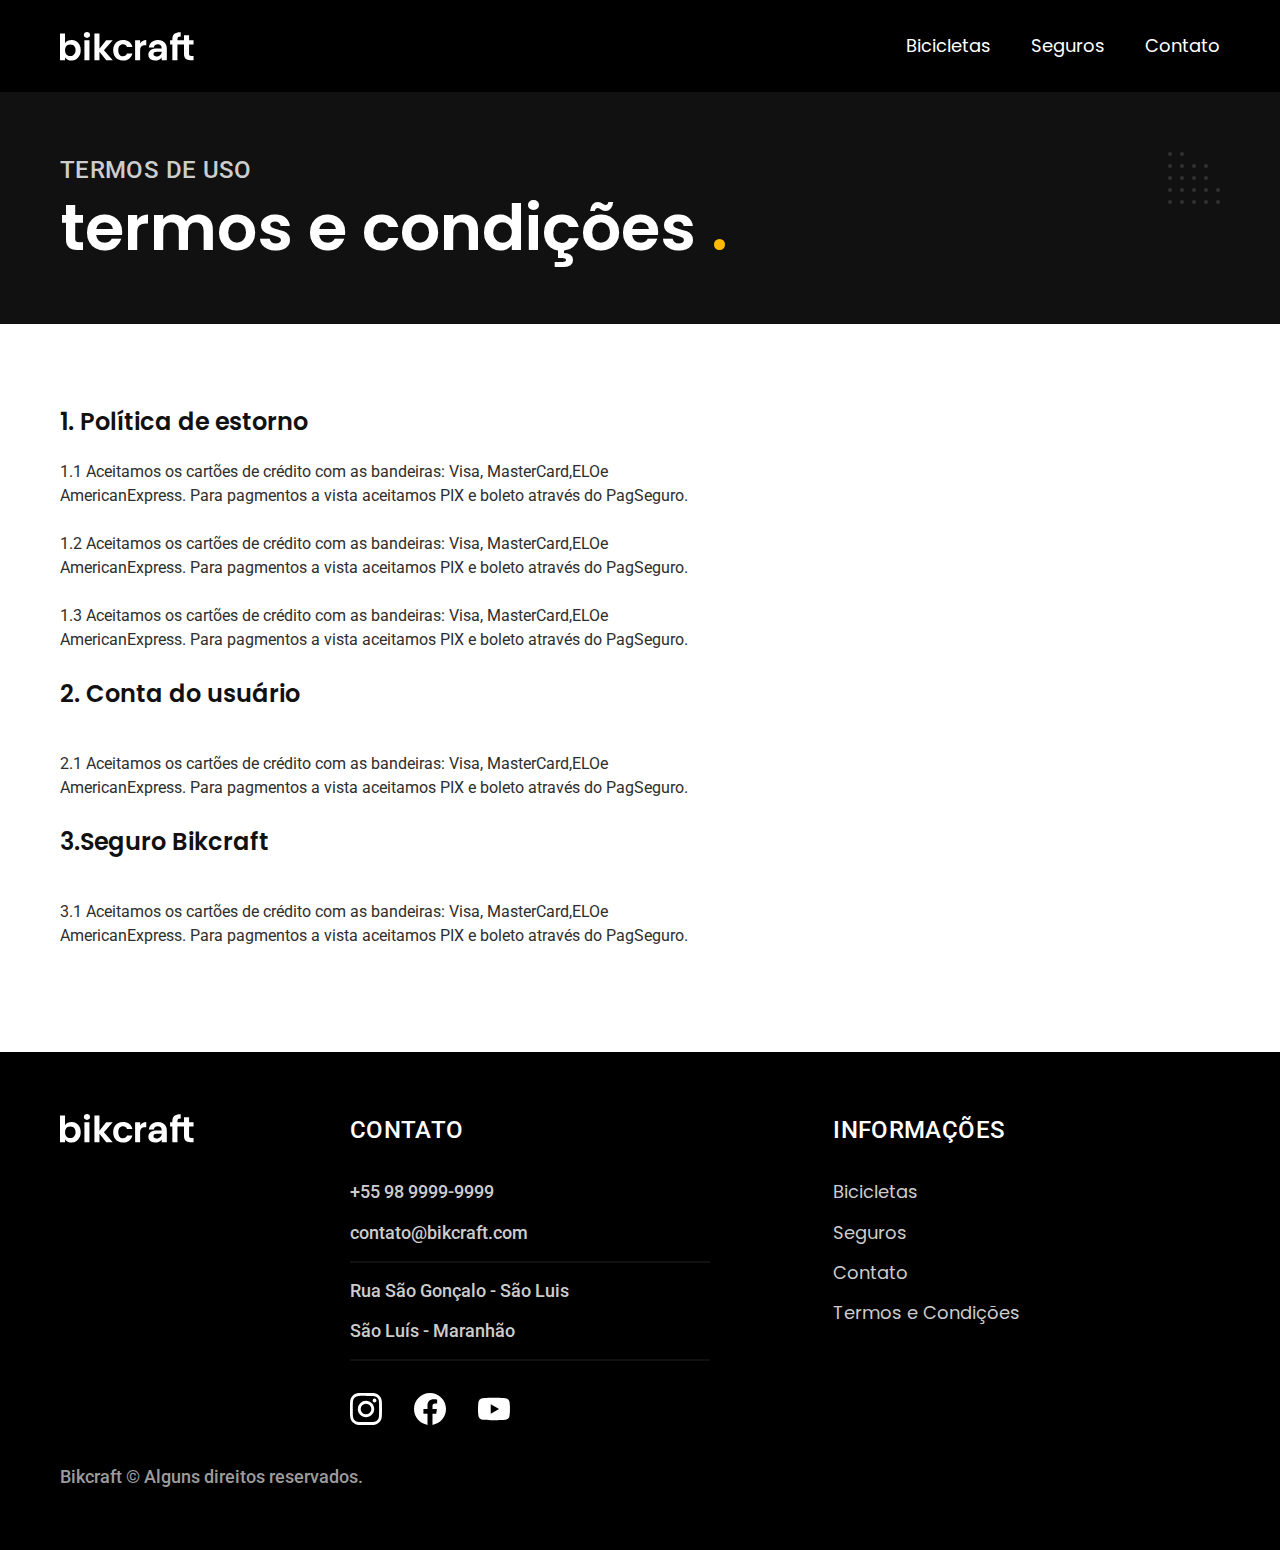
<file: termos.html>
<!DOCTYPE html>
<html lang="pt-br">

<head>
  <meta charset="UTF-8">
  <meta name="viewport" content="width=device-width, initial-scale=1.0">
  <title>Termos e condições | Bikcraft</title>
  <meta name="description" content="Termos e condições.">
  <link rel="icon" href="./img/favicon.svg" type="image/svg+xml">
  <link rel="preload" href="/css/style.min.css" as="style">
  <link rel="stylesheet" href="/css/style.min.css">

  <link rel="preconnect" href="https://fonts.googleapis.com">
  <link rel="preconnect" href="https://fonts.gstatic.com" crossorigin>
  <link href="https://fonts.googleapis.com/css2?family=Merriweather:ital,wght@0,300;1,900&family=Poppins:wght@100;400;600&family=Roboto:wght@100;400;500&display=swap" rel="stylesheet">
  <script>document.documentElement.classList.add('js')</script>
</head>

<body id="termos">
  <header class="header-bg">
    <div class="header container">
      <a href="./"><img src="/img/bikcraft.svg" alt="Bikcraft"></a>

      <nav aria-label="primaria">
        <ul class="header-menu cor-0 font-1-m">
          <li><a href="./bicicletas.html">Bicicletas</a></li>
          <li><a href="./seguros.html">Seguros</a></li>
          <li><a href="./contato.html">Contato</a></li>
        </ul>
      </nav>
    </div>
  </header>

  <main>
    <div class="titulo-bg">
      <div class=" titulo container">
        <p class="font-2-l-b cor-5">Termos de uso</p>
        <h1 class="font-1-xxl cor-0">termos e condições <span class="cor-p1">.</span>
        </h1>
      </div>
    </div>
    <div class="termos font-2-s cor-10 container">
      <h2 class="font-1-l cor-11">1. Política de estorno</h2>
      <p>1.1 Aceitamos os cartões de crédito com as bandeiras: Visa, MasterCard,ELOe AmericanExpress. Para pagmentos a vista aceitamos PIX e boleto através do PagSeguro.</p>
      <p>1.2 Aceitamos os cartões de crédito com as bandeiras: Visa, MasterCard,ELOe AmericanExpress. Para pagmentos a vista aceitamos PIX e boleto através do PagSeguro.</p>
      <p>1.3 Aceitamos os cartões de crédito com as bandeiras: Visa, MasterCard,ELOe AmericanExpress. Para pagmentos a vista aceitamos PIX e boleto através do PagSeguro.</p>
      <h2 class="font-1-l cor-11">2. Conta do usuário</h2>
      <p>2.1 Aceitamos os cartões de crédito com as bandeiras: Visa, MasterCard,ELOe AmericanExpress. Para pagmentos a vista aceitamos PIX e boleto através do PagSeguro.</p>
      <h2 class="font-1-l cor-11">3.Seguro Bikcraft</h2>
      <p>3.1 Aceitamos os cartões de crédito com as bandeiras: Visa, MasterCard,ELOe AmericanExpress. Para pagmentos a vista aceitamos PIX e boleto através do PagSeguro.</p>
    </div>
  </main>

  <footer class="footer-bg">
    <div class=" footer container">
      <img src="/img/bikcraft.svg" alt="Bikcraft">
      <div class="footer-contato">
        <h3 class="font-2-l-b cor-0">Contato</h3>
        <ul class="cor-5 font-2-m">
          <li><a href="tel:+559899999999">+55 98 9999-9999</a></li>
          <li><a href="mailto:contato@bikcraft.com">contato@bikcraft.com</a></li>
          <li>Rua São Gonçalo - São Luis</li>
          <li>São Luís - Maranhão</li>
        </ul>
        <div class="footer-redes">
          <a href="./">
            <img src="./img/redes/instagram.svg" alt="">
          </a>
          <a href="./">
            <img src="./img/redes/facebook.svg" alt="">
          </a>
          <a href="./">
            <img src="./img/redes/youtube.svg" alt="">
          </a>
        </div>
      </div>
      <div class="footer-informacoes">
        <h3 class="font-2-l-b cor-0">Informações</h3>
        <nav>
          <ul class="font-1-m cor-5">
            <li><a href="./bicicletas.html">Bicicletas</a></li>
            <li><a href="./seguros.html">Seguros</a></li>
            <li><a href="./contato.html">Contato</a></li>
            <li><a href="./termos.html">Termos e Condições</a></li>
          </ul>
        </nav>
      </div>
      <p class="font-2-m cor-6 footer-copy">Bikcraft © Alguns direitos reservados.</p>
    </div>

  </footer>

  <script src="./js/script.js">
  </script>
</body>
</file>
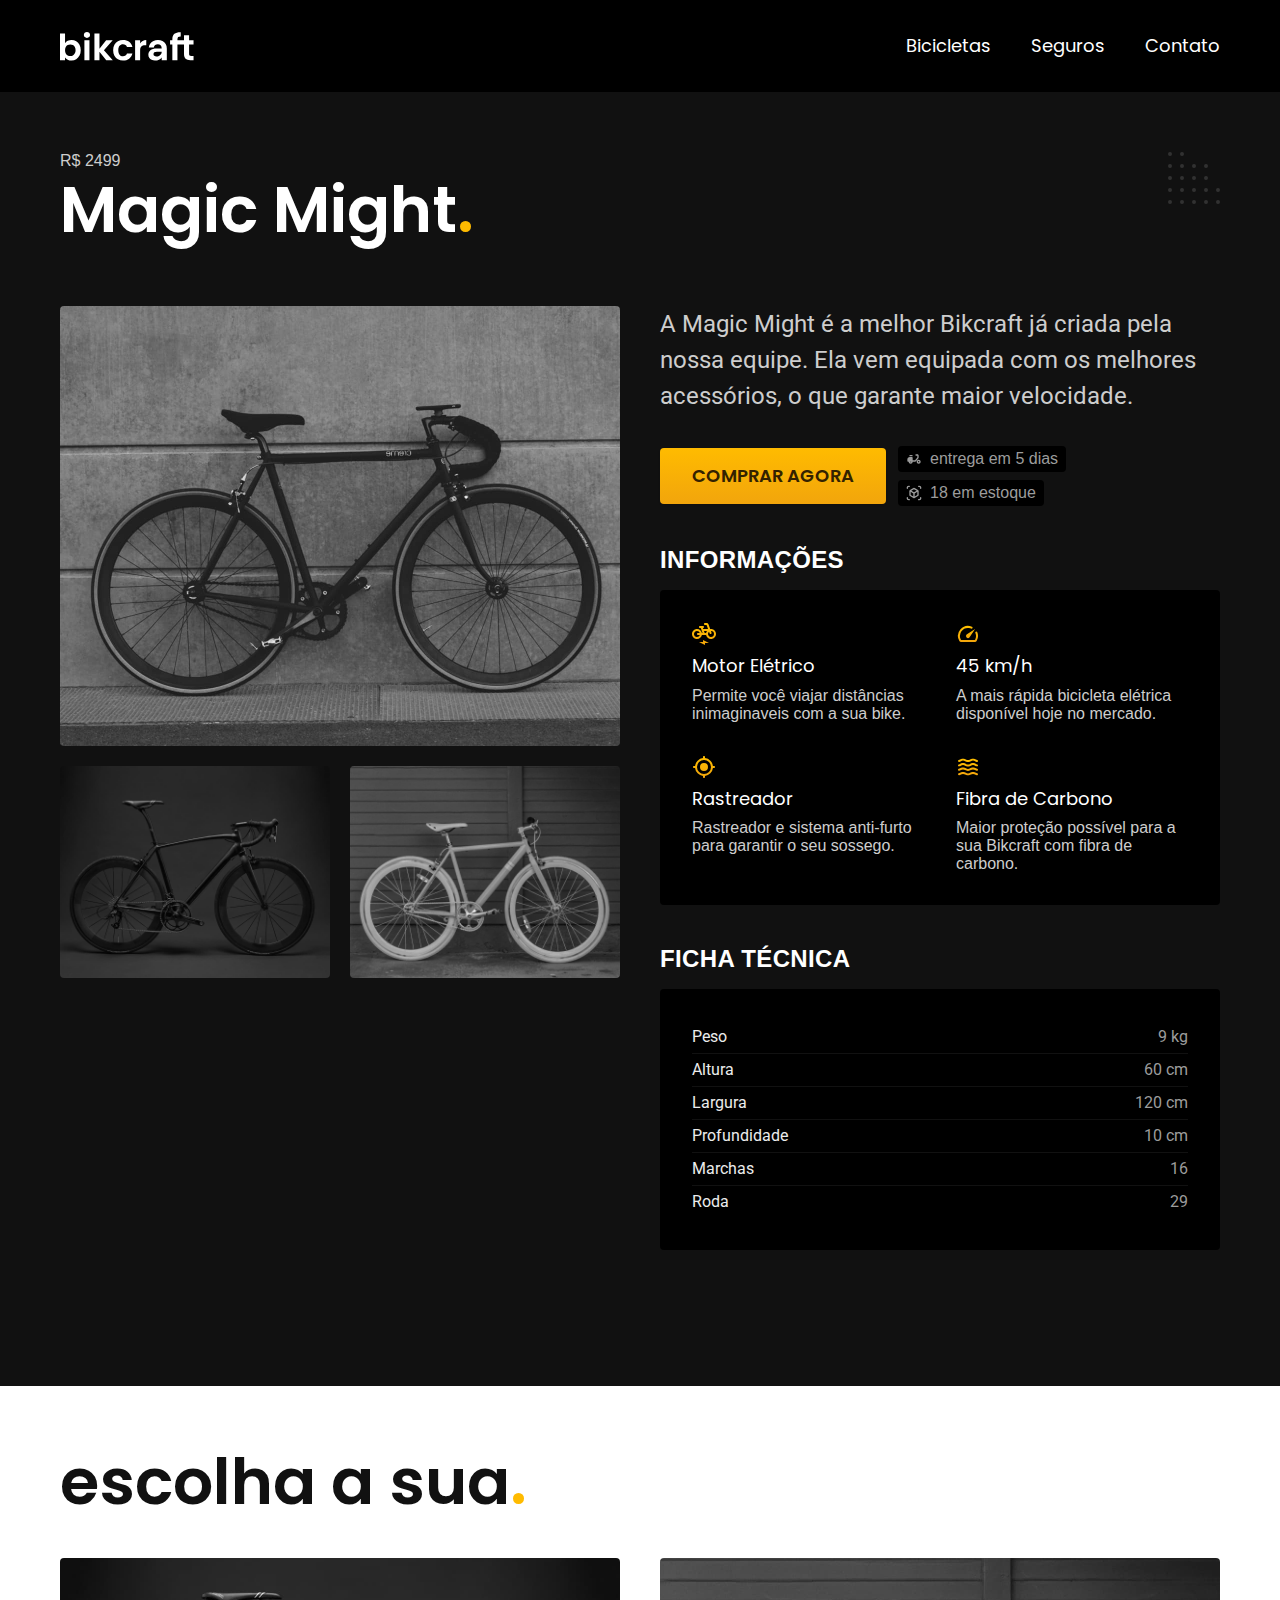
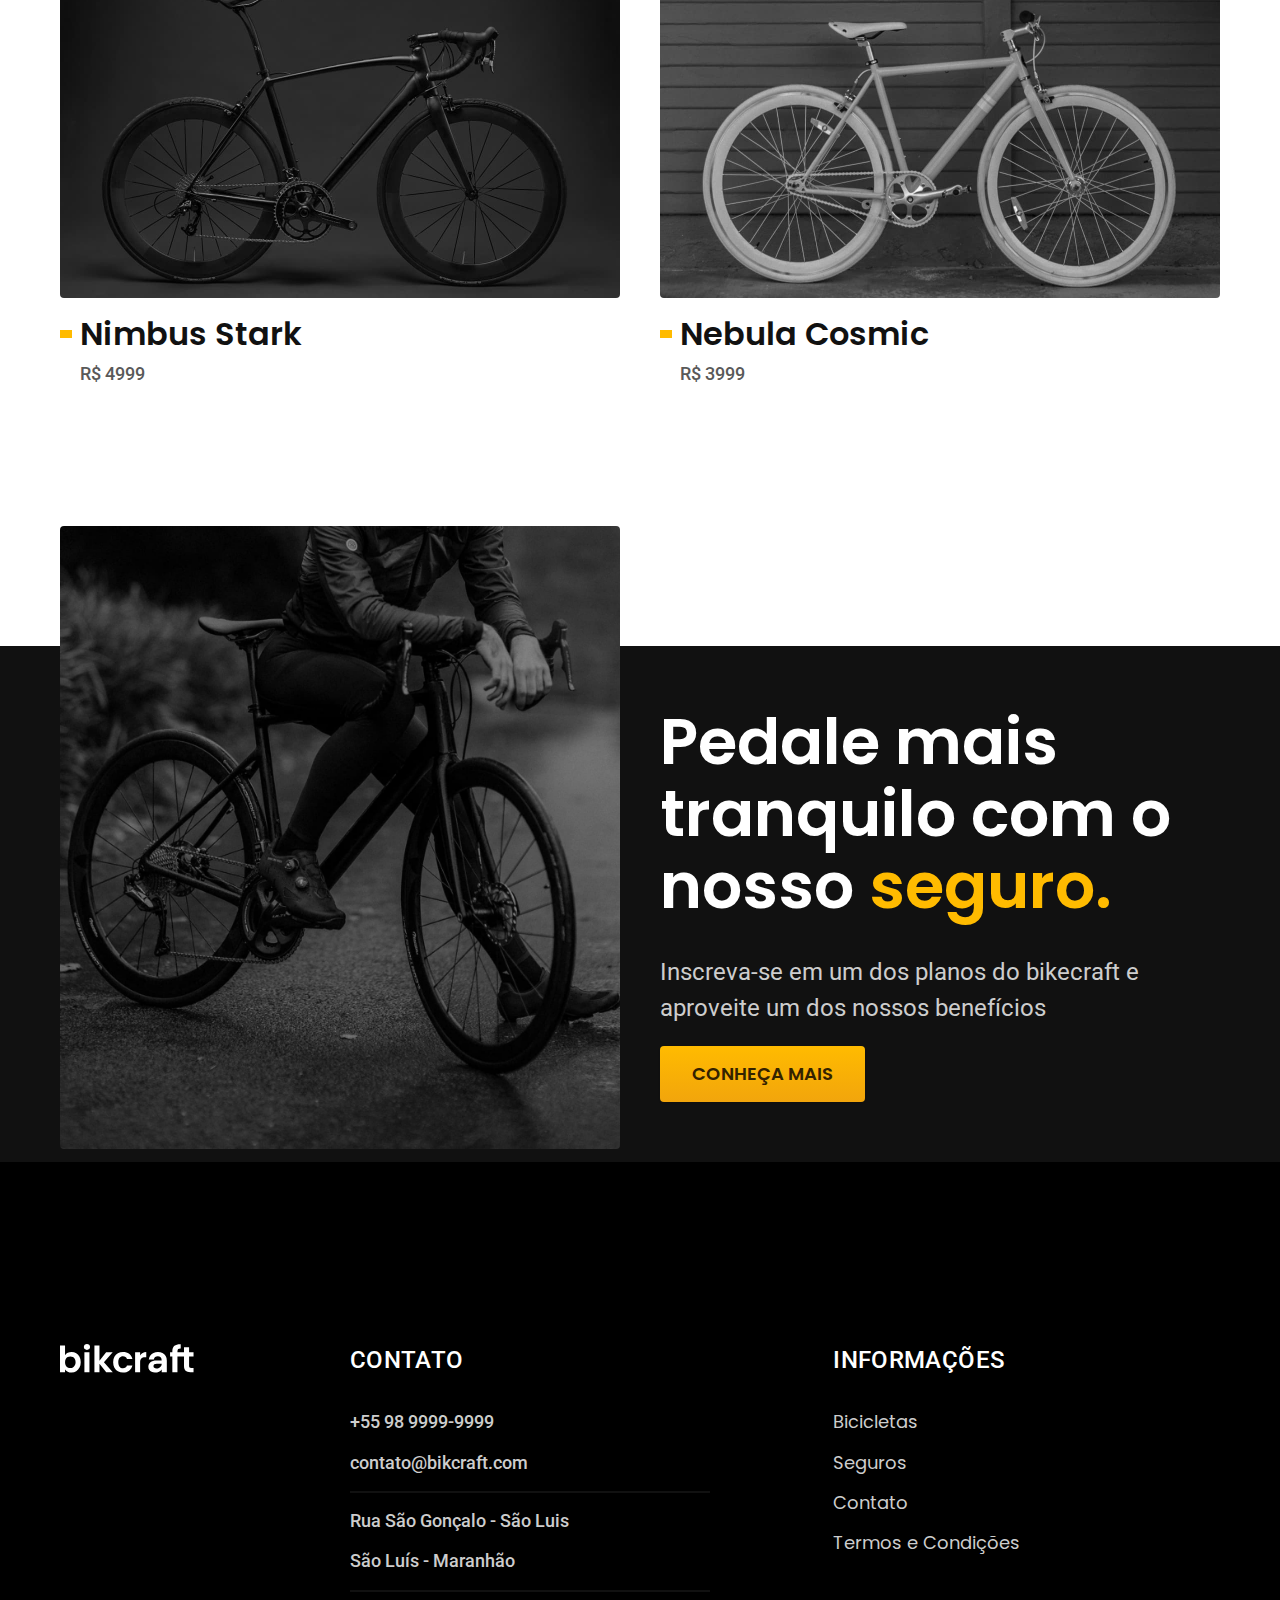
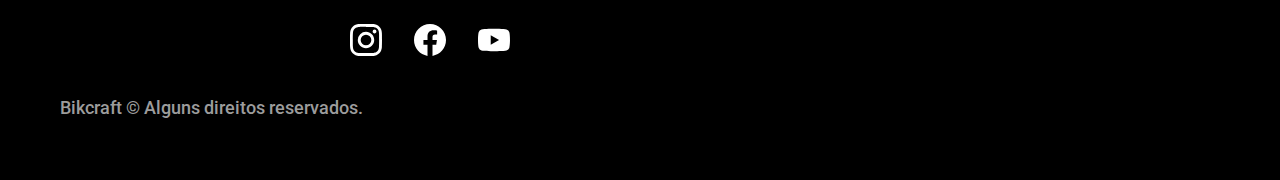
<file: bicicletas/magic.html>
<!DOCTYPE html>
<html lang="pt-br">

<head>
  <meta charset="UTF-8">
  <meta name="viewport" content="width=device-width, initial-scale=1.0">
  <title>Magic | Bikcraft</title>
  <meta name="description" content="Termos e condições.">
  <link rel="icon" href="../img/favicon.svg" type="image/svg+xml">
  <link rel="stylesheet" href="../css/style.min.css">

  <link rel="preconnect" href="https://fonts.googleapis.com">
  <link rel="preconnect" href="https://fonts.gstatic.com" crossorigin>
  <link href="https://fonts.googleapis.com/css2?family=Merriweather:ital,wght@0,300;1,900&family=Poppins:wght@100;400;600&family=Roboto:wght@100;400;500&display=swap" rel="stylesheet">
  <script>document.documentElement.classList.add('js')</script>
</head>

<body id="bicicleta">
  <header class="header-bg">
    <div class="header container">
      <a href="../"><img src="/img/bikcraft.svg" alt="Bikcraft"></a>

      <nav aria-label="primaria">
        <ul class="header-menu cor-0 font-1-m">
          <li><a href="../bicicletas.html">Bicicletas</a></li>
          <li><a href="../seguros.html">Seguros</a></li>
          <li><a href="../contato.html">Contato</a></li>
        </ul>
      </nav>
    </div>
  </header>

  <main class="titulo-bg">
    <div>
      <div class="titulo container">
        <p class="font-2-xl cor-5">R$ 2499</p>
        <h1 class="font-1-xxl cor-0">Magic Might<span class="cor-p1">.</span></h1>
      </div>
    </div>
    <div class="bicicleta container">
      <div class="bicicleta-imagens">
        <img src="../img/bicicleta/nimbus2.jpg" alt="Bicicleta 1">
        <img src="../img/bicicleta/nimbus1.jpg" alt="Bicicleta 2">
        <img src="../img/bicicleta/nimbus3.jpg" alt="Bicicleta 3">
      </div>
      <div class="bicicleta-conteudo">
        <p class="font-2-l cor-5">A Magic Might é a melhor Bikcraft já criada pela nossa equipe. Ela vem equipada com os melhores acessórios, o que garante maior velocidade.</p>
        <div class="bicicleta-comprar">
          <a class="botao" href="../orcamento.html?tipo=bikcraft&produto=magic">Comprar Agora</a>
          <span class="font-1-xs cor-6"><img src="../img/icones/entrega.svg" alt=""> entrega em 5 dias</span>
          <span class="font-1-xs cor-6"><img src="../img/icones/estoque.svg" alt=""> 18 em estoque</span>
        </div>

        <h2 class="font-1-xs cor-0">Informações</h2>
        <ul class="bicicleta-informacoes">
          <li>
            <img src="../img/icones/eletrica.svg" alt="">
            <h3 class="font-1-m cor-0">Motor Elétrico</h3>
            <p class="font-2-xs cor-5">Permite você viajar distâncias inimaginaveis com a sua bike.</p>
          </li>
          <li>
            <img src="../img/icones/velocidade.svg" alt="">
            <h3 class="font-1-m cor-0">45 km/h</h3>
            <p class="font-2-xs cor-5">A mais rápida bicicleta elétrica disponível hoje no mercado.</p>
          </li>
          <li>
            <img src="../img/icones/rastreador.svg" alt="">
            <h3 class="font-1-m cor-0">Rastreador</h3>
            <p class="font-2-xs cor-5">Rastreador e sistema anti-furto para garantir o seu sossego.</p>
          </li>
          <li>
            <img src="../img/icones/carbono.svg" alt="">
            <h3 class="font-1-m cor-0">Fibra de Carbono</h3>
            <p class="font-2-xs cor-5">Maior proteção possível para a sua Bikcraft com fibra de carbono.</p>
          </li>
        </ul>
        <h2 class="font-1-xs cor-0">Ficha Técnica</h2>
        <ul class="bicicleta-ficha font-2-s cor-4">
          <li>Peso <span>9 kg</span></li>
          <li>Altura <span>60 cm</span></li>
          <li>Largura <span>120 cm</span></li>
          <li>Profundidade <span>10 cm</span></li>
          <li>Marchas <span>16</span></li>
          <li>Roda <span>29</span></li>
        </ul>
      </div>
    </div>
  </main>
  <article class="bicicletas-lista container">
    <h2 class="font-1-xxl ">escolha a sua <span class="cor-p1">.</span></h2>
    <ul>
      <li>
        <a href="./nimbus.html">
          <img src="../img/bicicletas/nimbus.jpg" alt="Bicicleta Preta">
          <h3 class="font-1-xl">Nimbus Stark</h3>
          <span class=" font-2-m cor-8">R$ 4999</span>
        </a>
      </li>
      <li>
        <a href="./nebula.html">
          <img src="../img/bicicletas/nebula.jpg" alt="Bicicleta Preta">
          <h3 class="font-1-xl">Nebula Cosmic</h3>
          <span class=" font-2-m cor-8">R$ 3999</span>
        </a>
      </li>
    </ul>
  </article>

  <article class="seguro-bg">
    <div class=" seguro container">
      <div class="seguro-imagem">
        <img src="../img/fotos/seguros.jpg" alt="Pessoa parada em cima de uma bicicleta">
      </div>
      <div class="seguro-conteudo">
        <h2 class="font-1-xxl cor-0">Pedale mais tranquilo com o nosso <spang class="cor-p1">seguro.</span></h2>
        <p class=" font-2-l cor-5">Inscreva-se em um dos planos do bikecraft e aproveite um dos nossos benefícios</p>
        <a class="botao" href="../seguros.html">CONHEÇA MAIS</a>
      </div>
    </div>
  </article>

  <footer class="footer-bg">
    <div class=" footer container">
      <img src="../img/bikcraft.svg" alt="Bikcraft">
      <div class="footer-contato">
        <h3 class="font-2-l-b cor-0">Contato</h3>
        <ul class="cor-5 font-2-m">
          <li><a href="tel:+559899999999">+55 98 9999-9999</a></li>
          <li><a href="mailto:contato@bikcraft.com">contato@bikcraft.com</a></li>
          <li>Rua São Gonçalo - São Luis</li>
          <li>São Luís - Maranhão</li>
        </ul>
        <div class="footer-redes">
          <a href="./">
            <img src="../img/redes/instagram.svg" alt="">
          </a>
          <a href="./">
            <img src="../img/redes/facebook.svg" alt="">
          </a>
          <a href="./">
            <img src="../img/redes/youtube.svg" alt="">
          </a>
        </div>
      </div>
      <div class="footer-informacoes">
        <h3 class="font-2-l-b cor-0">Informações</h3>
        <nav>
          <ul class="font-1-m cor-5">
            <li><a href="../bicicletas.html">Bicicletas</a></li>
            <li><a href="../seguros.html">Seguros</a></li>
            <li><a href="../contato.html">Contato</a></li>
            <li><a href="../termos.html">Termos e Condições</a></li>
          </ul>
        </nav>
      </div>
      <p class="font-2-m cor-6 footer-copy">Bikcraft © Alguns direitos reservados.</p>
    </div>

  </footer>

  <script src="../js/script.js">
  </script>
</body>
</file>
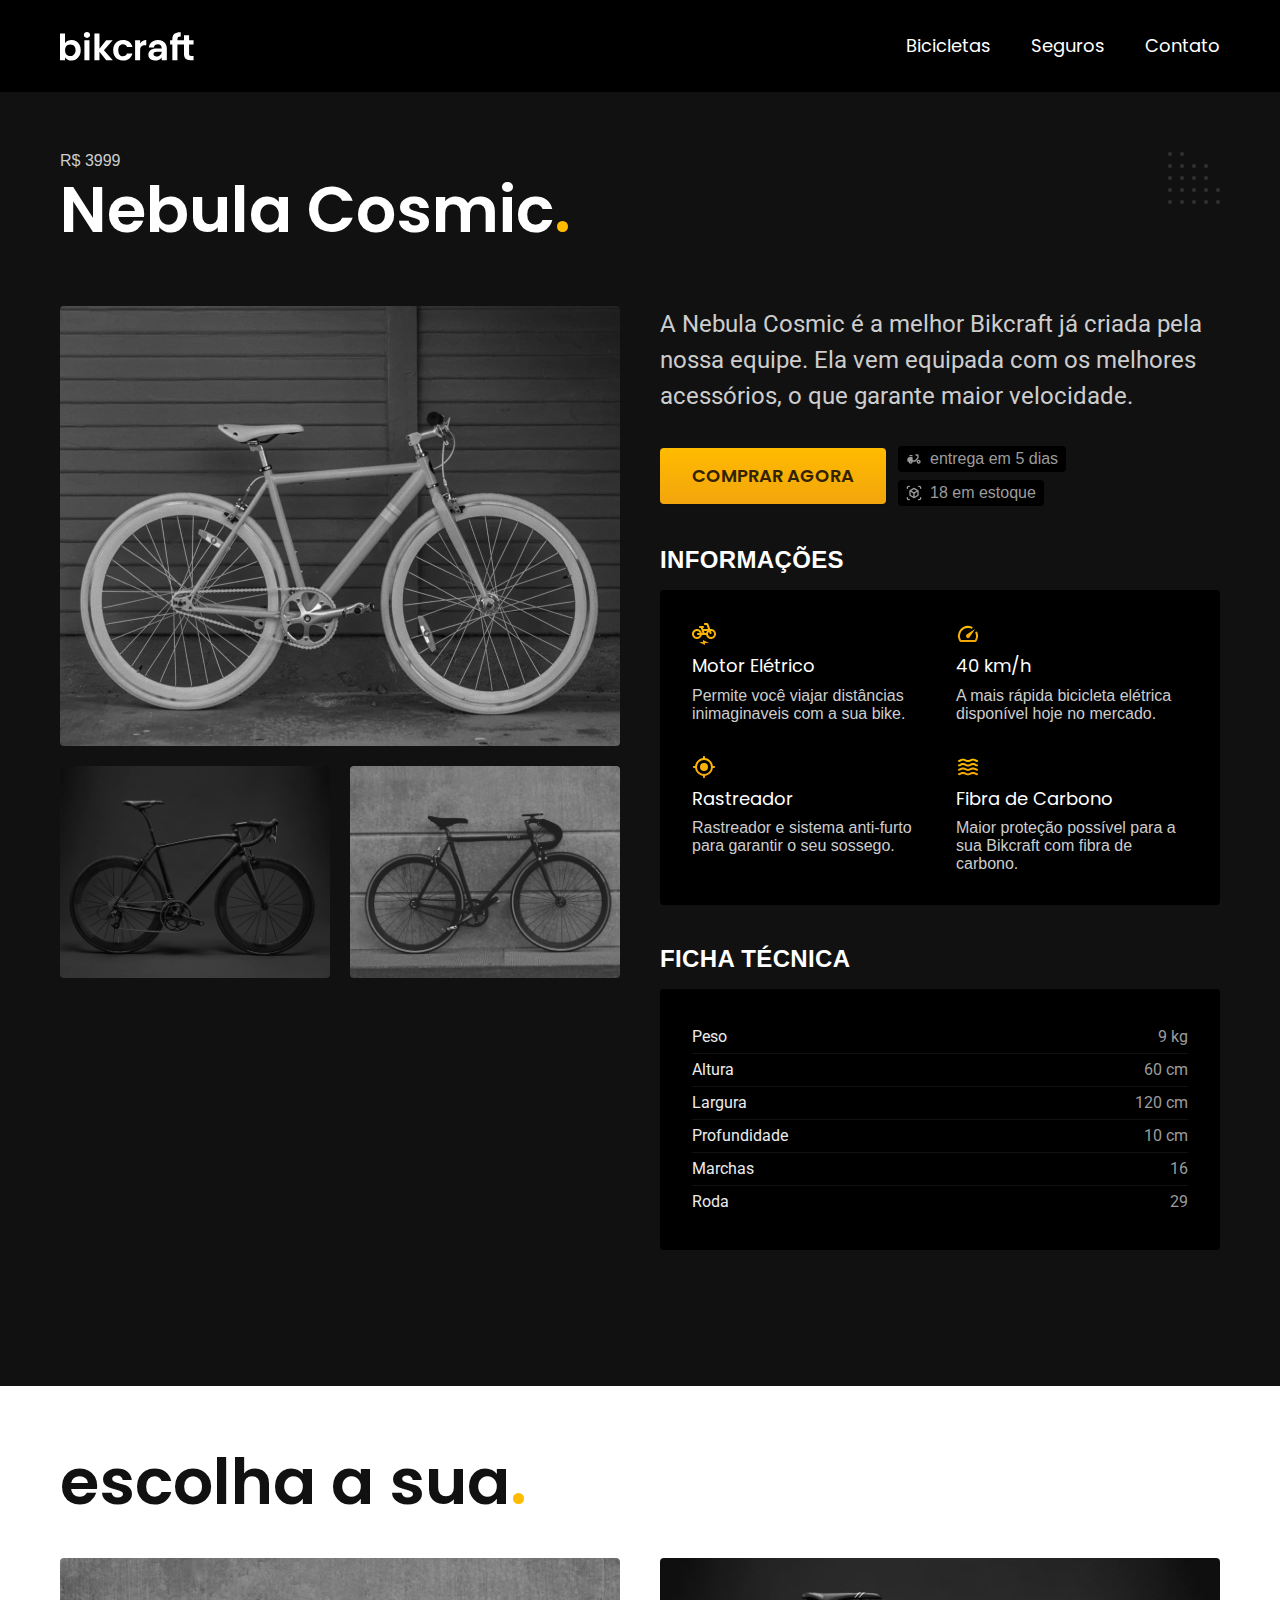
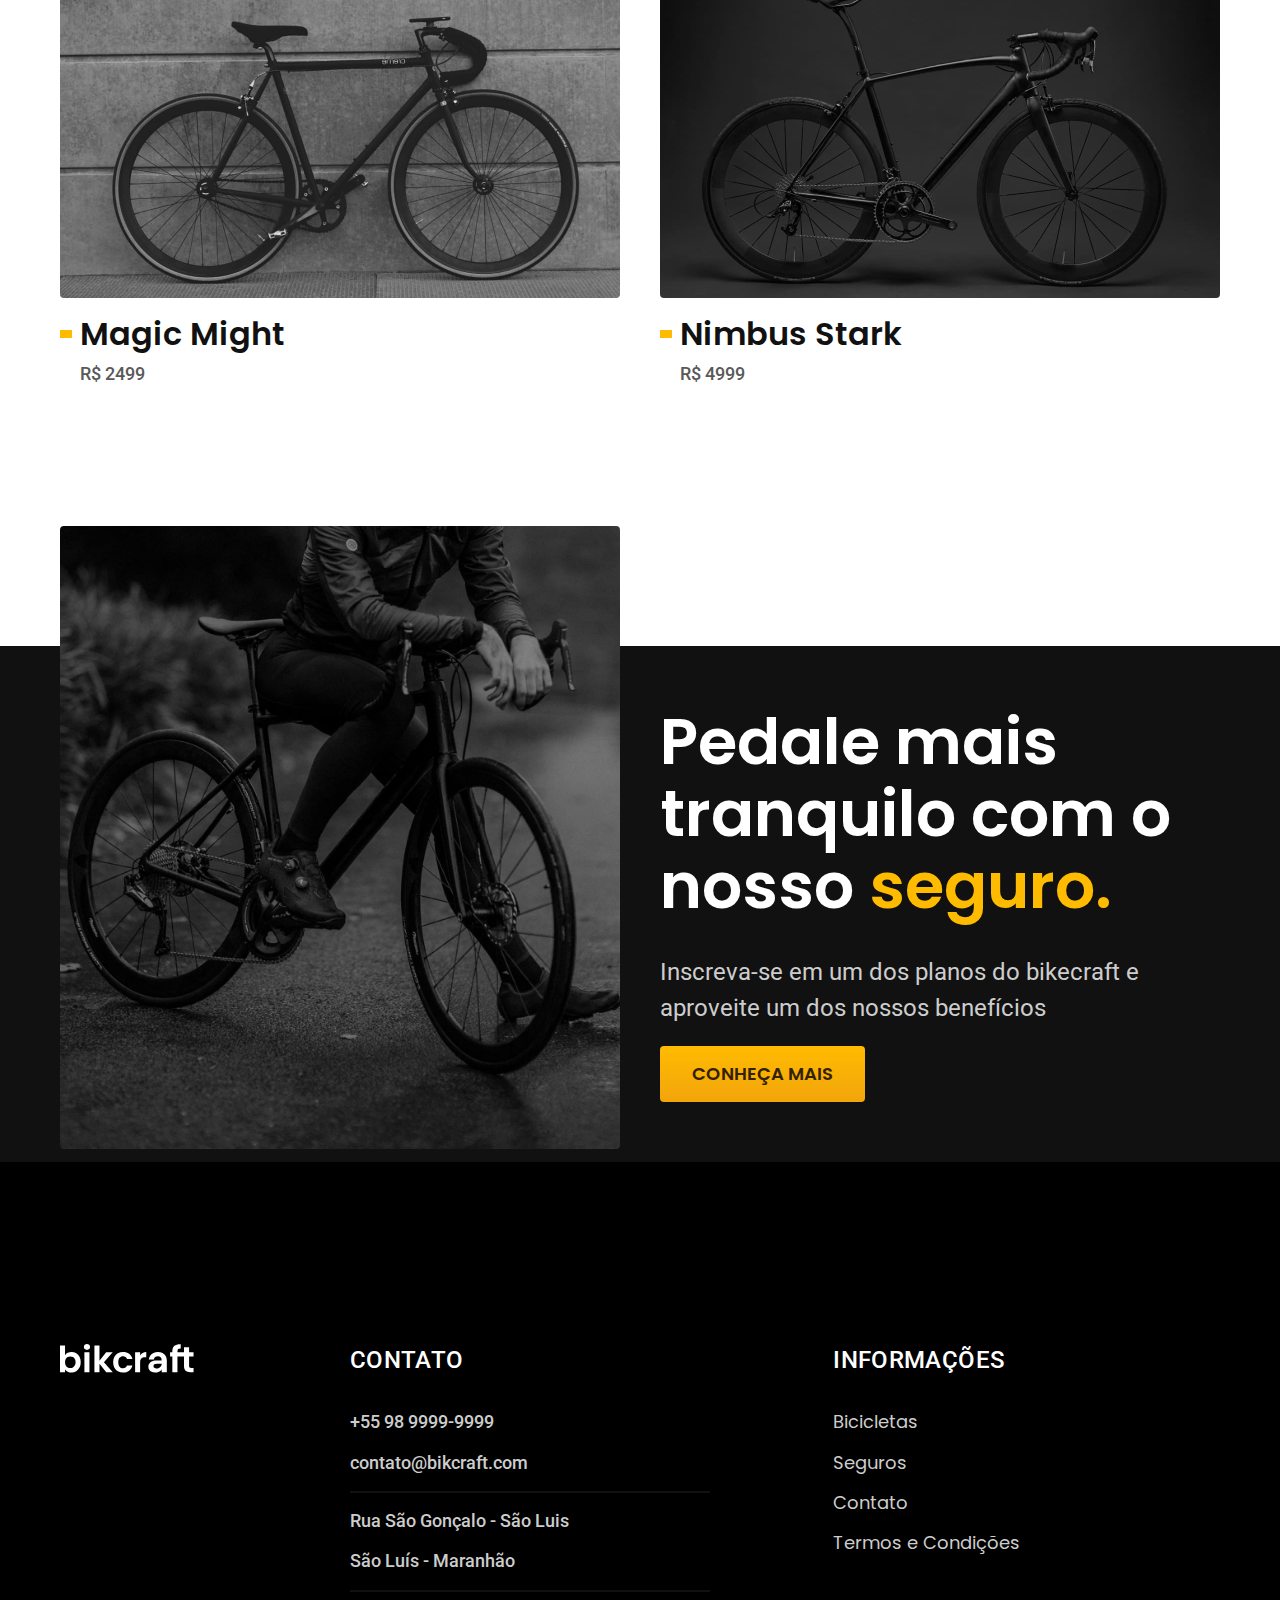
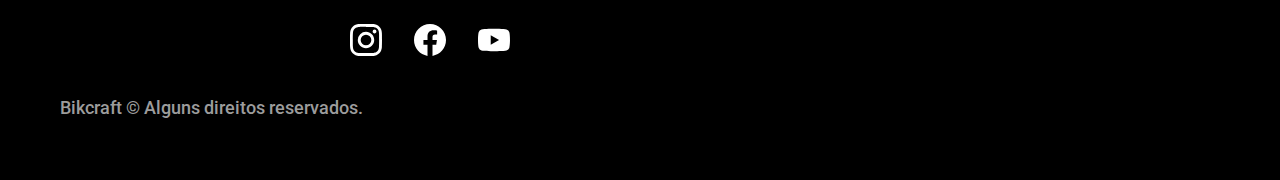
<file: bicicletas/nebula.html>
<!DOCTYPE html>
<html lang="pt-br">

<head>
  <meta charset="UTF-8">
  <meta name="viewport" content="width=device-width, initial-scale=1.0">
  <title>Nebula | Bikcraft</title>
  <meta name="description" content="Termos e condições.">

  <link rel="icon" href="../img/favicon.svg" type="image/svg+xml">
  <link rel="stylesheet" href="../css/style.min.css">


  <link rel="preconnect" href="https://fonts.googleapis.com">
  <link rel="preconnect" href="https://fonts.gstatic.com" crossorigin>
  <link href="https://fonts.googleapis.com/css2?family=Merriweather:ital,wght@0,300;1,900&family=Poppins:wght@100;400;600&family=Roboto:wght@100;400;500&display=swap" rel="stylesheet">
  <script>document.documentElement.classList.add('js')</script>
</head>

<body id="bicicleta">
  <header class="header-bg">
    <div class="header container">
      <a href="../"><img src="/img/bikcraft.svg" alt="Bikcraft"></a>

      <nav aria-label="primaria">
        <ul class="header-menu cor-0 font-1-m">
          <li><a href="../bicicletas.html">Bicicletas</a></li>
          <li><a href="../seguros.html">Seguros</a></li>
          <li><a href="../contato.html">Contato</a></li>
        </ul>
      </nav>
    </div>
  </header>

  <main class="titulo-bg">
    <div>
      <div class="titulo container">
        <p class="font-2-xl cor-5">R$ 3999</p>
        <h1 class="font-1-xxl cor-0">Nebula Cosmic<span class="cor-p1">.</span></h1>
      </div>
    </div>
    <div class="bicicleta container">
      <div class="bicicleta-imagens">
        <img src="../img/bicicleta/nimbus3.jpg" alt="Bicicleta 1">
        <img src="../img/bicicleta/nimbus1.jpg" alt="Bicicleta 2">
        <img src="../img/bicicleta/nimbus2.jpg" alt="Bicicleta 3">
      </div>
      <div class="bicicleta-conteudo">
        <p class="font-2-l cor-5">A Nebula Cosmic é a melhor Bikcraft já criada pela nossa equipe. Ela vem equipada com os melhores acessórios, o que garante maior velocidade.</p>
        <div class="bicicleta-comprar">
          <a class="botao" href="../orcamento.html?tipo=bikcraft&produto=nebula">Comprar Agora</a>
          <span class="font-1-xs cor-6"><img src="../img/icones/entrega.svg" alt=""> entrega em 5 dias</span>
          <span class="font-1-xs cor-6"><img src="../img/icones/estoque.svg" alt=""> 18 em estoque</span>
        </div>

        <h2 class="font-1-xs cor-0">Informações</h2>
        <ul class="bicicleta-informacoes">
          <li>
            <img src="../img/icones/eletrica.svg" alt="">
            <h3 class="font-1-m cor-0">Motor Elétrico</h3>
            <p class="font-2-xs cor-5">Permite você viajar distâncias inimaginaveis com a sua bike.</p>
          </li>
          <li>
            <img src="../img/icones/velocidade.svg" alt="">
            <h3 class="font-1-m cor-0">40 km/h</h3>
            <p class="font-2-xs cor-5">A mais rápida bicicleta elétrica disponível hoje no mercado.</p>
          </li>
          <li>
            <img src="../img/icones/rastreador.svg" alt="">
            <h3 class="font-1-m cor-0">Rastreador</h3>
            <p class="font-2-xs cor-5">Rastreador e sistema anti-furto para garantir o seu sossego.</p>
          </li>
          <li>
            <img src="../img/icones/carbono.svg" alt="">
            <h3 class="font-1-m cor-0">Fibra de Carbono</h3>
            <p class="font-2-xs cor-5">Maior proteção possível para a sua Bikcraft com fibra de carbono.</p>
          </li>
        </ul>
        <h2 class="font-1-xs cor-0">Ficha Técnica</h2>
        <ul class="bicicleta-ficha font-2-s cor-4">
          <li>Peso <span>9 kg</span></li>
          <li>Altura <span>60 cm</span></li>
          <li>Largura <span>120 cm</span></li>
          <li>Profundidade <span>10 cm</span></li>
          <li>Marchas <span>16</span></li>
          <li>Roda <span>29</span></li>
        </ul>
      </div>
    </div>
  </main>
  <article class="bicicletas-lista container">
    <h2 class="font-1-xxl ">escolha a sua <span class="cor-p1">.</span></h2>
    <ul>
      <li>
        <a href="./magic.html">
          <img src="../img/bicicletas/magic.jpg" alt="Bicicleta Preta">
          <h3 class="font-1-xl">Magic Might</h3>
          <span class=" font-2-m cor-8">R$ 2499</span>
        </a>
      </li>
      <li>
        <a href="./nimbus.html">
          <img src="../img/bicicletas/nimbus.jpg" alt="Bicicleta Preta">
          <h3 class="font-1-xl">Nimbus Stark</h3>
          <span class=" font-2-m cor-8">R$ 4999</span>
        </a>
      </li>
    </ul>
  </article>

  <article class="seguro-bg">
    <div class=" seguro container">
      <div class="seguro-imagem">
        <img src="../img/fotos/seguros.jpg" alt="Pessoa parada em cima de uma bicicleta">
      </div>
      <div class="seguro-conteudo">
        <h2 class="font-1-xxl cor-0">Pedale mais tranquilo com o nosso <spang class="cor-p1">seguro.</span></h2>
        <p class=" font-2-l cor-5">Inscreva-se em um dos planos do bikecraft e aproveite um dos nossos benefícios</p>
        <a class="botao" href="../seguros.html">CONHEÇA MAIS</a>
      </div>
    </div>
  </article>

  <footer class="footer-bg">
    <div class=" footer container">
      <img src="../img/bikcraft.svg" alt="Bikcraft">
      <div class="footer-contato">
        <h3 class="font-2-l-b cor-0">Contato</h3>
        <ul class="cor-5 font-2-m">
          <li><a href="tel:+559899999999">+55 98 9999-9999</a></li>
          <li><a href="mailto:contato@bikcraft.com">contato@bikcraft.com</a></li>
          <li>Rua São Gonçalo - São Luis</li>
          <li>São Luís - Maranhão</li>
        </ul>
        <div class="footer-redes">
          <a href="./">
            <img src="../img/redes/instagram.svg" alt="">
          </a>
          <a href="./">
            <img src="../img/redes/facebook.svg" alt="">
          </a>
          <a href="./">
            <img src="../img/redes/youtube.svg" alt="">
          </a>
        </div>
      </div>
      <div class="footer-informacoes">
        <h3 class="font-2-l-b cor-0">Informações</h3>
        <nav>
          <ul class="font-1-m cor-5">
            <li><a href="../bicicletas.html">Bicicletas</a></li>
            <li><a href="../seguros.html">Seguros</a></li>
            <li><a href="../contato.html">Contato</a></li>
            <li><a href="../termos.html">Termos e Condições</a></li>
          </ul>
        </nav>
      </div>
      <p class="font-2-m cor-6 footer-copy">Bikcraft © Alguns direitos reservados.</p>
    </div>

  </footer>

  <script src="../js/script.js">
  </script>
</body>
</file>
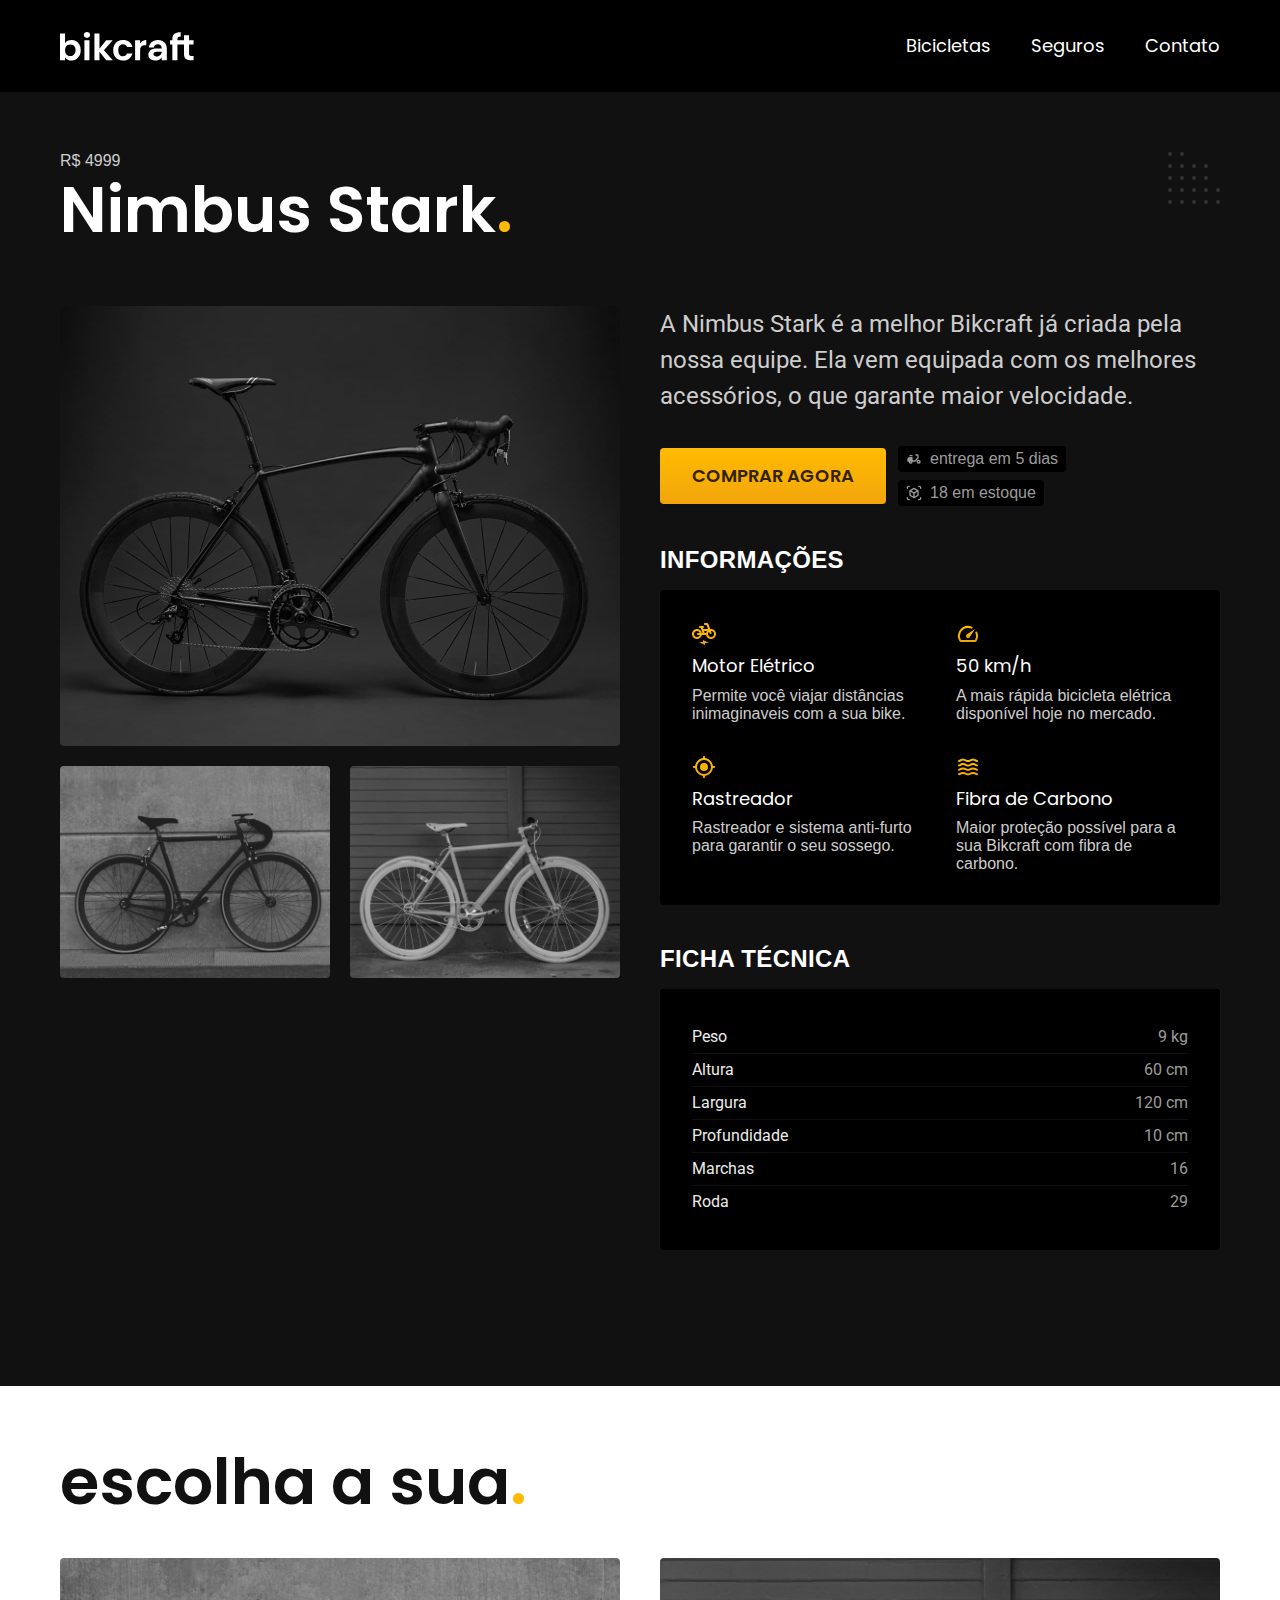
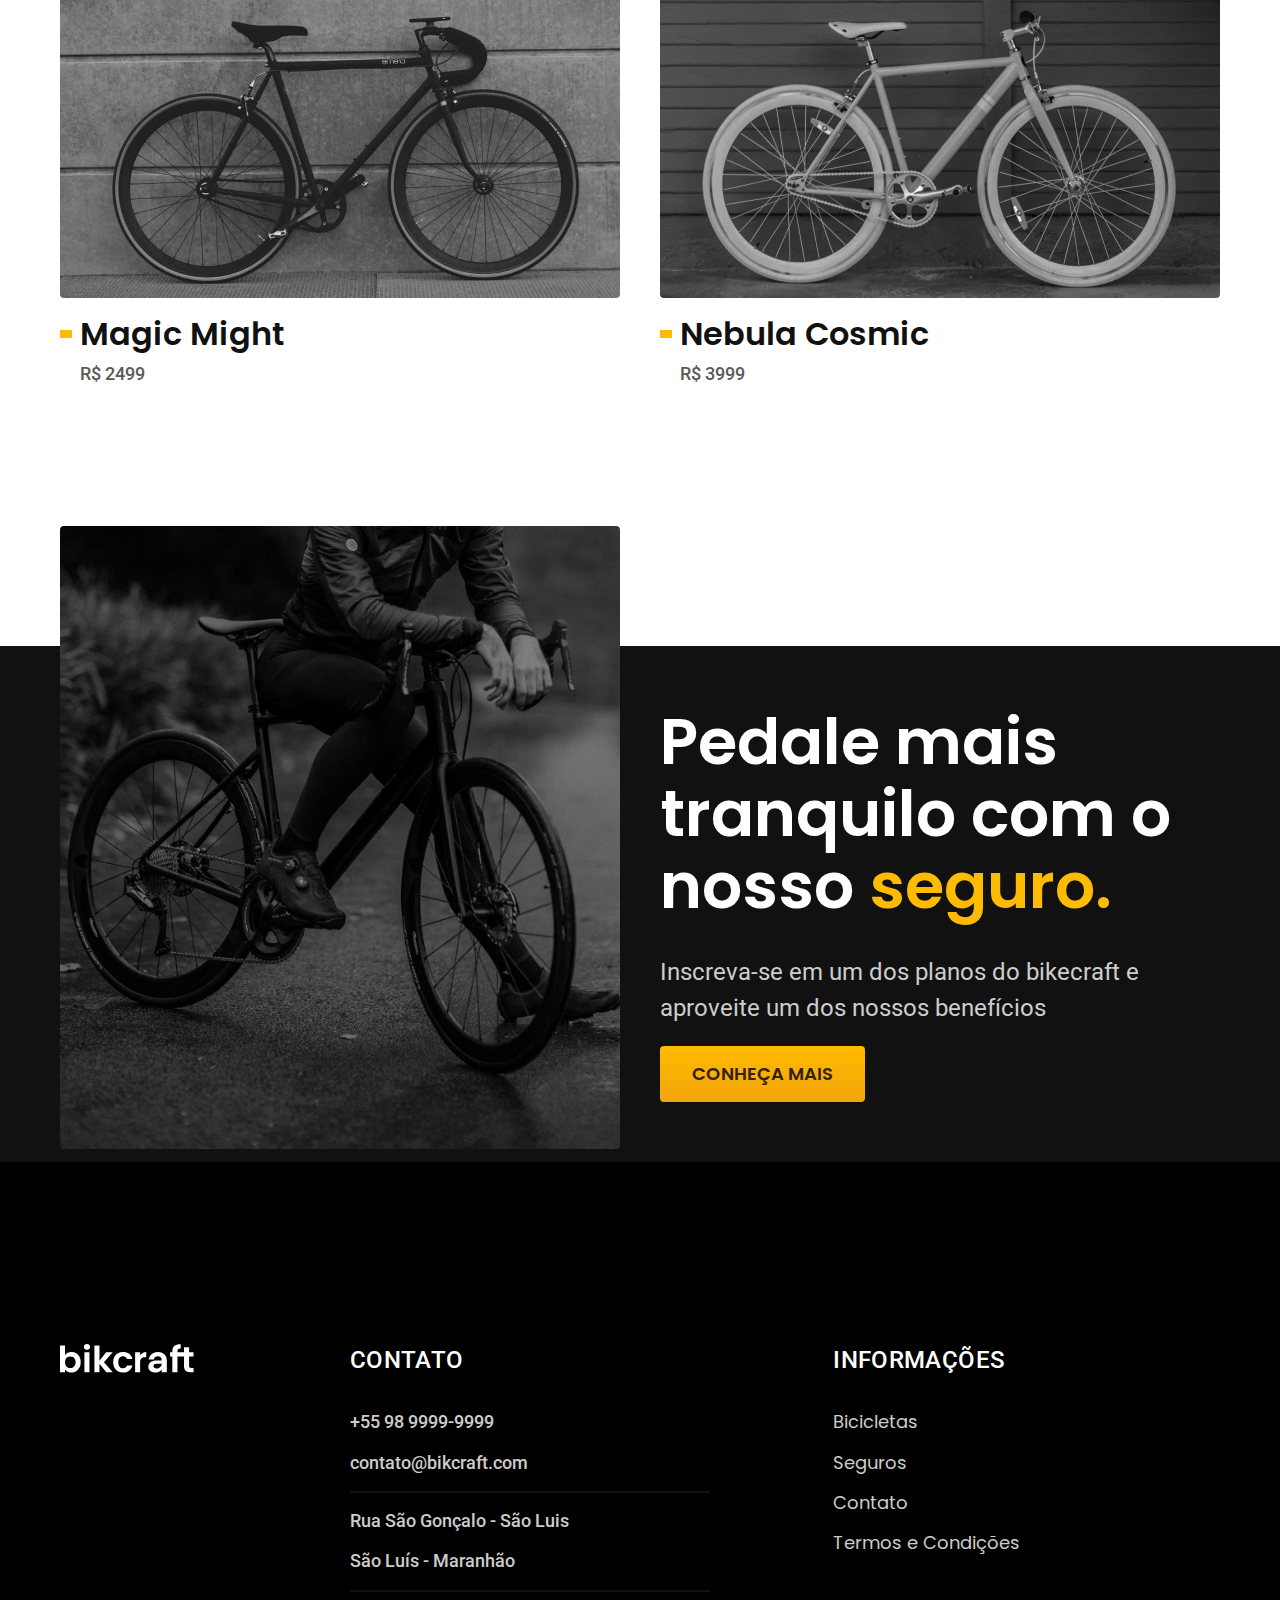
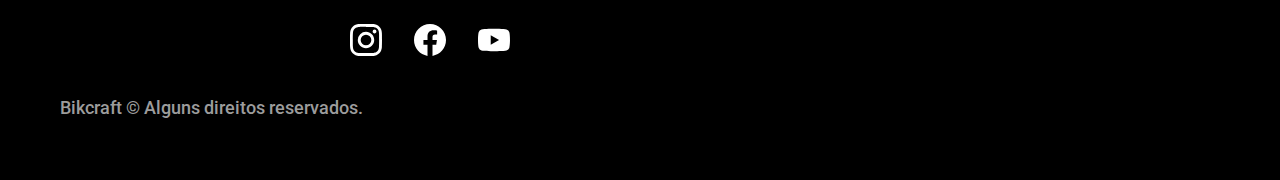
<file: bicicletas/nimbus.html>
<!DOCTYPE html>
<html lang="pt-br">

<head>
  <meta charset="UTF-8">
  <meta name="viewport" content="width=device-width, initial-scale=1.0">
  <title>Nimbus | Bikcraft</title>
  <meta name="description" content="Termos e condições.">

  <link rel="icon" href="../img/favicon.svg" type="image/svg+xml">
  <link rel="stylesheet" href="../css/style.min.css">

  <link rel="preconnect" href="https://fonts.googleapis.com">
  <link rel="preconnect" href="https://fonts.gstatic.com" crossorigin>
  <link href="https://fonts.googleapis.com/css2?family=Merriweather:ital,wght@0,300;1,900&family=Poppins:wght@100;400;600&family=Roboto:wght@100;400;500&display=swap" rel="stylesheet">
  <script>document.documentElement.classList.add('js')</script>
</head>

<body id="bicicleta">
  <header class="header-bg">
    <div class="header container">
      <a href="../"><img src="/img/bikcraft.svg" alt="Bikcraft"></a>

      <nav aria-label="primaria">
        <ul class="header-menu cor-0 font-1-m">
          <li><a href="../bicicletas.html">Bicicletas</a></li>
          <li><a href="../seguros.html">Seguros</a></li>
          <li><a href="../contato.html">Contato</a></li>
        </ul>
      </nav>
    </div>
  </header>

  <main class="titulo-bg">
    <div>
      <div class="titulo container">
        <p class="font-2-xl cor-5">R$ 4999</p>
        <h1 class="font-1-xxl cor-0">Nimbus Stark<span class="cor-p1">.</span></h1>
      </div>
    </div>
    <div class="bicicleta container">
      <div class="bicicleta-imagens">
        <img src="../img/bicicleta/nimbus1.jpg" alt="Bicicleta 1">
        <img src="../img/bicicleta/nimbus2.jpg" alt="Bicicleta 2">
        <img src="../img/bicicleta/nimbus3.jpg" alt=" Bicicleta 3">
      </div>
      <div class="bicicleta-conteudo">
        <p class="font-2-l cor-5">A Nimbus Stark é a melhor Bikcraft já criada pela nossa equipe. Ela vem equipada com os melhores acessórios, o que garante maior velocidade.</p>
        <div class="bicicleta-comprar">
          <a class="botao" href="../orcamento.html?tipo=bikcraft&produto=nimbus">Comprar Agora</a>
          <span class="font-1-xs cor-6"><img src="../img/icones/entrega.svg" alt=""> entrega em 5 dias</span>
          <span class="font-1-xs cor-6"><img src="../img/icones/estoque.svg" alt=""> 18 em estoque</span>
        </div>

        <h2 class="font-1-xs cor-0">Informações</h2>
        <ul class="bicicleta-informacoes">
          <li>
            <img src="../img/icones/eletrica.svg" alt="">
            <h3 class="font-1-m cor-0">Motor Elétrico</h3>
            <p class="font-2-xs cor-5">Permite você viajar distâncias inimaginaveis com a sua bike.</p>
          </li>
          <li>
            <img src="../img/icones/velocidade.svg" alt="">
            <h3 class="font-1-m cor-0">50 km/h</h3>
            <p class="font-2-xs cor-5">A mais rápida bicicleta elétrica disponível hoje no mercado.</p>
          </li>
          <li>
            <img src="../img/icones/rastreador.svg" alt="">
            <h3 class="font-1-m cor-0">Rastreador</h3>
            <p class="font-2-xs cor-5">Rastreador e sistema anti-furto para garantir o seu sossego.</p>
          </li>
          <li>
            <img src="../img/icones/carbono.svg" alt="">
            <h3 class="font-1-m cor-0">Fibra de Carbono</h3>
            <p class="font-2-xs cor-5">Maior proteção possível para a sua Bikcraft com fibra de carbono.</p>
          </li>
        </ul>
        <h2 class="font-1-xs cor-0">Ficha Técnica</h2>
        <ul class="bicicleta-ficha font-2-s cor-4">
          <li>Peso <span>9 kg</span></li>
          <li>Altura <span>60 cm</span></li>
          <li>Largura <span>120 cm</span></li>
          <li>Profundidade <span>10 cm</span></li>
          <li>Marchas <span>16</span></li>
          <li>Roda <span>29</span></li>
        </ul>
      </div>
    </div>
  </main>
  <article class="bicicletas-lista container">
    <h2 class="font-1-xxl ">escolha a sua <span class="cor-p1">.</span></h2>
    <ul>
      <li>
        <a href="./magic.html">
          <img src="../img/bicicletas/magic.jpg" alt="Bicicleta Preta">
          <h3 class="font-1-xl">Magic Might</h3>
          <span class=" font-2-m cor-8">R$ 2499</span>
        </a>
      </li>
      <li>
        <a href="./magic.html">
          <img src="../img/bicicletas/nebula.jpg" alt="Bicicleta Preta">
          <h3 class="font-1-xl">Nebula Cosmic</h3>
          <span class=" font-2-m cor-8">R$ 3999</span>
        </a>
      </li>
    </ul>
  </article>

  <article class="seguro-bg">
    <div class=" seguro container">
      <div class="seguro-imagem">
        <img src="../img/fotos/seguros.jpg" alt="Pessoa parada em cima de uma bicicleta">
      </div>
      <div class="seguro-conteudo">
        <h2 class="font-1-xxl cor-0">Pedale mais tranquilo com o nosso <spang class="cor-p1">seguro.</span></h2>
        <p class=" font-2-l cor-5">Inscreva-se em um dos planos do bikecraft e aproveite um dos nossos benefícios</p>
        <a class="botao" href="../seguros.html">CONHEÇA MAIS</a>
      </div>
    </div>
  </article>

  <footer class="footer-bg">
    <div class=" footer container">
      <img src="../img/bikcraft.svg" alt="Bikcraft">
      <div class="footer-contato">
        <h3 class="font-2-l-b cor-0">Contato</h3>
        <ul class="cor-5 font-2-m">
          <li><a href="tel:+559899999999">+55 98 9999-9999</a></li>
          <li><a href="mailto:contato@bikcraft.com">contato@bikcraft.com</a></li>
          <li>Rua São Gonçalo - São Luis</li>
          <li>São Luís - Maranhão</li>
        </ul>
        <div class="footer-redes">
          <a href="./">
            <img src="../img/redes/instagram.svg" alt="">
          </a>
          <a href="./">
            <img src="../img/redes/facebook.svg" alt="">
          </a>
          <a href="./">
            <img src="../img/redes/youtube.svg" alt="">
          </a>
        </div>
      </div>
      <div class="footer-informacoes">
        <h3 class="font-2-l-b cor-0">Informações</h3>
        <nav>
          <ul class="font-1-m cor-5">
            <li><a href="../bicicletas.html">Bicicletas</a></li>
            <li><a href="../seguros.html">Seguros</a></li>
            <li><a href="../contato.html">Contato</a></li>
            <li><a href="../termos.html">Termos e Condições</a></li>
          </ul>
        </nav>
      </div>
      <p class="font-2-m cor-6 footer-copy">Bikcraft © Alguns direitos reservados.</p>
    </div>

  </footer>

  <script src="../js/script.js">
  </script>
</body>
</file>
<file: css/style.min.css>
body{margin:0;font-family:Arial,Helvetica,sans-serif;color:#111}blockquote,dd,h1,h2,h3,h4 ul,p{margin:0}ul{padding:0;list-style:none}a{text-decoration:none;color:inherit}img{max-width:100%;height:auto;display:block}img[src$=".jpg"]{border-radius:4px}.font-1.xs{font:400 0.75rem/1.35 Poppins,sans-serif}.font-2.xs{font:400 0.875rem/1.43 Roboto,sans-serif}.font-1-xxl{font:600 4rem/1.125 Poppins,sans-serif}.font-2-l{font:400 1.5rem/1.5 Roboto,sans-serif}.font-1-s{font:400 1rem/1.5 Poppins,sans-serif}.font-2-s{font:400 1rem/1.5 Roboto,sans-serif}.font-1-m,.font-1-m-b{font:400 1.125rem/1.35 Poppins,sans-serif}.font-1-m-b{font-weight:600}.font-2-m{font:500 1.125rem/1.35 Roboto,sans-serif}.font-1-l{font:400 1.5rem/1.5 Poppins,sans-serif}.font-2-l,.font-2-l-b{font:400 1.5rem/1.5 Roboto,sans-serif}.font-2-l-b{font-weight:500;letter-spacing:.015em;text-transform:uppercase}.font-1-xl{font:600 2rem/1.25 Poppins,sans-serif}@media (max-width:1200px){.font-1-xxl{font-size:3rem}.font-2-l,.font-2-l-b{font-size:1.125rem}}@media (max-width:800px){.font-1-xxl{font-size:2rem}.font-1-xl,.font-2-xl{font-size:1.5rem}}:root{--cor-0:#ffffff;--cor-1:#f7f7f7;--cor-2:#ededed;--cor-3:#dedede;--cor-4:#ececec;--cor-5:#cdcdcd;--cor-6:#9c9c9c;--cor-7:#707070;--cor-8:#595959;--cor-9:#434343;--cor-10:#2e2e2e;--cor-11:#111111;--cor-12:#000000;--cor-p1:#ffbb00;--cor-p2:#e5a40b;--cor-p3:#a66e00;--cor-p4:#664400;--cor-p5:#332200}.cor-0{color:var(--cor-0)}.cor-1{color:var(--cor-1)}.cor-2{color:var(--cor-2)}.cor-3{color:var(--cor-3)}.cor-4{color:var(--cor-4)}.cor-5{color:var(--cor-5)}.cor-6{color:var(--cor-6)}.cor-7{color:var(--cor-7)}.cor-8{color:var(--cor-8)}.cor-9{color:var(--cor-9)}.cor-10{color:var(--cor-10)}.cor-11{color:var(--cor-11)}.cor-12{color:var(--cor-12)}.cor-p1{color:var(--cor-p1)}.cor-p2{color:var(--cor-p2)}.cor-p3{color:var(--cor-p3)}.cor-p4{color:var(--cor-p4)}.cor-p5{color:var(--cor-p5)}.header-bg{background-color:var(--cor-12)}.header{display:flex;flex-wrap:wrap;gap:20px;justify-content:space-between;align-items:center;padding-top:20px;padding-bottom:20px}.header-menu{display:flex;flex-wrap:wrap;gap:40px}.header-menu a{display:inline-block;font-size:18px;padding:16px 0;position:relative}.header-menu a:after{content:"";display:block;height:2px;width:0;transition:.3s;background-color:var(--cor-0);margin-top:4px;position:absolute}.header-menu a.ativo::after,.header-menu a:hover::after{width:100%}@media (max-width:800px){.header-menu{gap:20px}.header-menu a{background-color:var(--cor-11);padding:12px 16px;border-radius:4px}.header-menu a:hover{background-color:var(--cor-10)}.header a::after{display:none}}@media (max-width:600px){.header-menu{gap:12px}.header-menu{padding:8px 12px;font-size:14px}}.footer-bg{background-color:var(--cor-12)}.footer{display:grid;grid-template-columns:3fr 5fr 4fr;padding-top:60px!important;padding-bottom:60px!important}.footer h3{margin-bottom:32px}.footer-contato ul{margin-bottom:32px}.footer li{margin-bottom:16px}.footer-contato li:nth-child(2n):after{content:"";display:block;max-width:360px;height:2px;margin-top:16px;background-color:var(--cor-11)}.footer-redes{display:flex;gap:32px}.footer a:hover{color:var(--cor-0)}.footer-copy{grid-column:1/-1;margin-top:40px}@media (max-width:800px){.footer>img{display:none}.footer{grid-template-columns:1fr 1fr}}@media (max-width:600px){.footer{grid-template-columns:1fr;gap:60px}.footer-copy{margin-top:0}}.container{box-sizing:border-box;max-width:1200px;padding:0 20px;margin-left:auto;margin-right:auto}.titulo{background:url('../img/dec/top-right.svg') no-repeat top right 20px}.botao{display:inline-block;padding:16px 32px;background:linear-gradient(#fb0,#f2a50c);border-radius:4px;box-shadow:0 1px 2px rgba(0,0,0,.1);text-transform:uppercase;border:none;cursor:pointer;color:var(--cor-p5);max-width:max-content;font:600 1.125rem/1.35 Poppins,sans-serif}.botao:hover{background:linear-gradient(#ffb60d,#e59317)}.botao.secundario{background:var(--cor-10);color:var(--cor-2)}.botao.secundario:hover{background:var(--cor-9)}.botao.seta{display:flex;align-items:center}.botao.seta::after{content:"";display:inline-block;width:18px;height:10px;margin-left:12px;background:url(../img/icones/seta.svg);transition:transform .2s}.botao.seta:hover::after{transform:translateX(4px)}.link{display:inline-block;color:var(--cor-p1);font:500 1.5rem/1.5 Poppins,sans-serif;text-transform:uppercase}.link::after{content:"";display:block;width:100%;height:4px;background-color:currentColor}.link:hover{color:var(--cor-0)}@media (max-width:600px){.botao{padding:12px 16px;font-size:1rem}}.titulo-bg{background-color:var(--cor-11);padding-top:60px;padding-bottom:60px}.titulo p{margin-bottom:4px}@media (max-width:800px){.titulo{padding-top:40px;padding-bottom:40px}.titulo p{font-size:1rem;text-transform:lowercase;font-weight:400}}.form{display:grid;grid-template-columns:1fr 1fr;gap:20px}.form .col-2{grid-column:span 2}.form label{display:block;font:400 1rem/1.5 Poppins,sans-serif;margin-bottom:4px}.form input[type=email],.form input[type=text],.form textarea{font:400 1rem/1.5 Roboto sans-serif;background-color:var(--cor-1);border:1px solid var(--cor-2);padding:12px;border-radius:4px;width:100%;box-sizing:border-box}.form input[type=email]:focus,.form input[type=text]:focus,.form textarea:focus{outline:0;border-color:var(--cor-p1);background-color:var(--cor-0);box-shadow:0 0 0 2px #fea}@media (max-width:600px){.form{grid-template-columns:1fr}.form .col-2{grid-column:1}}.js .fadeInDown{transform:translate3d(0,-20px,0)}.js .fadeInUp{transform:translate3d(0,20px,0)}.js .fadeInRight{transform:translate3d(20px,0,0)}.js .fadeInLeft{transform:translate3d(-20px,0,0)}.js [data-anime]{opacity:0}.js .anime{opacity:1;transform:none;transition:transform .8s,opacity .8s}.introducao-bg{background:var(--cor-12) url('../img/dec/bottom-left.svg') no-repeat bottom 160px left 20px;box-shadow:inset 0 -120px var(--cor-0)}.introducao{display:grid;grid-template-columns:1fr 1fr;gap:0 40px}.introducao-conteudo{align-self:end;padding-bottom:200px}.introducao h1{margin-bottom:32px}.introducao p{margin-bottom:20px}.introducao h1 span{position:absolute}.introducao img{height:100%;width:100%;object-fit:cover;border-radius:4px}@media (max-width:1200px){.introducao h1{font-size:48px;margin-bottom:16px}.introducao p{font-size:18px}}@media (max-width:800px){.introducao-bg{background-color:var(--cor-11);padding-top:40px;box-shadow:inset -60px var(--cor-0)}.introducao{grid-template-columns:1fr;gap:32px}.introducao-conteudo{padding-bottom:0}.introducao h1{font-size:32px;margin-bottom:16px}.introducao img{height:300px;width:100%}}.tecnologia-bg{background-color:var(--cor-11);box-shadow:inset 0 80px var(--cor-0),inset 0 -80px var(--cor-0)}.tecnologia{display:grid;grid-template-columns:1fr 1fr;gap:40px}.tecnologia-imagem img{width:100%;height:100%;object-fit:cover;object-position:left}.tecnologia-conteudo{padding-top:160px;padding-bottom:160px}.tecnologia-conteudo>span{display:block;margin-bottom:20px}.tecnologia-conteudo h2{margin-bottom:32px}.tecnologia-conteudo>p{margin-bottom:20px}.tecnologia a{margin-bottom:80px}.tecnologia-vantagens{display:flex;gap:40px}.tecnologia-vantagens h3{margin-bottom:8px;width:max-content}.tecnologia-vantagens img{width:24px;margin-bottom:8px}@media (max-width:800px){.tecnologia-bg{box-shadow:none}.tecnologia{grid-template-columns:1fr}.tecnologia-conteudo{padding-top:60px;padding-bottom:60px}.tecnologia-imagem{display:none}.tecnologia a{margin-bottom:60px}}@media (max-width:600px){.tecnologia-vantagens{flex-direction:column}}.parceiros{padding-top:60px;padding-bottom:120px}.parceiros h2{margin-bottom:60px}.parceiros ul{padding:0 20px;max-width:1400px;display:grid;grid-template-columns:repeat(4,1fr);margin:0 auto}.parceiros li{display:flex;padding:32px;border-left:2px solid var(--cor-2)}.parceiros img{margin:auto}.parceiros li:first-child,.parceiros li:nth-child(5){border-left:none}.parceiros li:nth-child(n+5){border-top:2px solid var(--cor-2)}@media (max-width:800px){.parceiros{padding-bottom:60px}.parceiros li{display:flex;padding:20px;border-left:2px solid var(--cor-2)}.parceiros h2{padding-bottom:20px}.parceiros ul{grid-template-columns:repeat(2,1fr)}.parceiros li:nth-child(n+3){border-top:2px solid var(--cor-2)}.parceiros li:nth-child(odd){border-left:none}}.depoimento{display:grid;grid-template-columns:repeat(2,1fr);background-color:var(--cor-p1);overflow:hidden}.depoimento img{width:100%;height:100%;object-fit:cover;border-radius:0}.depoimento-conteudo{padding:40px 40px 80px 80px;align-self:self-end;background:url("../img/dec/bottom-right.svg") no-repeat bottom 40px right 40px}.depoimento-conteudo p{max-width:32ch;font-family:Merriweather,serif;font-style:italic;font-weight:900;margin-bottom:32px;position:relative}.depoimento p::after,.depoimento p::before{font-size:5rem;color:var(--cor-p2);position:absolute}.depoimento p::before{content:"“";left:-50px;top:-20px}.depoimento p::after{content:"”"}@media (min-width:1200px){.depoimento img{max-height:520px}}@media (max-width:800px){.depoimento{grid-template-columns:1fr;text-align:center}.depoimento img{max-height:200px}.depoimento-conteudo{padding:40px 20px;justify-self:center}}.bicicletas-lista{padding-top:60px;padding-bottom:120px}.bicicletas-lista h2{margin-bottom:40px}.bicicletas-lista h2 span{position:absolute}.bicicletas-lista ul{display:flex;gap:40px;padding:0 20px 20px 20px;max-width:1400px;margin:0 auto;overflow-x:auto}#bicicleta .bicicletas-lista ul{padding:0 0 20px 0}.bicicletas-lista li{flex:1;min-width:280px}.bicicletas-lista a{display:block}.bicicletas-lista img{margin-bottom:16px}.bicicletas-lista h3{margin-bottom:8px;display:flex;align-items:center}.bicicletas-lista h3::before{content:"";display:inline-block;background-color:var(--cor-p1);height:8px;width:12px;margin-right:8px;transition:width .2s}.bicicletas-lista a:hover h3::before{width:24px}.bicicletas-lista li span{padding-left:20px}@media (max-width:800px){.bicicletas-lista{padding-top:60px}.bicicletas-lista ul{gap:20px}}.bicicletas-bg{background:linear-gradient(to right,var(--cor-0) 30%,var(--cor-11) 0)}.bicicletas{display:grid;grid-template-columns:1fr 1fr;gap:40px;padding-top:60px;padding-bottom:60px}.bicicletas-imagem{display:grid}.bicicletas-imagem img{grid-area:1/1}.bicicletas-imagem span{grid-area:1/1;place-self:start end;margin-top:20px;background:var(--cor-12);padding:8px 16px 8px 8px;border-radius:5px 0 0 4px;display:inline-block}.bicicletas-conteudo{display:grid;align-content:start;grid-template-columns:1fr auto}.bicicletas h2,.bicicletas p{grid-column:1/-1}.bicicletas h2{margin-bottom:20px}.bicicletas h2::before{content:"";display:block;width:12px;height:8px;background-color:var(--cor-p1);margin-bottom:8px}.bicicletas p{margin-bottom:32px}.bicicletas a{place-self:end}.bicicletas li{display:flex;align-items:center}.bicicletas ul{display:grid;gap:16px}.bicicletas-conteudo img{margin-right:8px}@media (max-width:800px){.bicicletas-bg{background:var(--cor-11)}.bicicletas{grid-template-columns:1fr;gap:20px;padding-top:40px;padding-bottom:40px}}@media (max-width:600px){.bicicletas-conteudo{grid-template-columns:1fr}.bicicletas ul{font-size:1rem;grid-template-columns:1fr 1fr;margin-bottom:32px}.bicicletas a{place-self:start}}.bicicleta{display:grid;grid-template-columns:1fr 1fr;align-items:start;gap:40px;padding-top:60px;padding-bottom:60px;background:url('../img/dec/top-right.svg') no-repeat top 40px}#bicicleta .titulo p{text-transform:uppercase}.bicicleta-imagens{display:flex;gap:20px;flex-wrap:wrap}.bicicleta-imagens img{flex:1;min-width:200px}.bicicleta-imagens img:first-child{min-width:100%}.bicicleta-conteudo>p{margin-bottom:32px}.bicicleta-comprar{display:grid;grid-template-columns:max-content auto;align-items:center;justify-items:start;gap:8px 12px;margin-bottom:40px}.bicicleta-comprar a{grid-row:span 2}.bicicleta-comprar span{display:flex;align-items:center;background-color:var(--cor-12);gap:8px;padding:4px 8px;border-radius:4px}.bicicleta-conteudo h2{text-transform:uppercase;letter-spacing:.015em;margin-bottom:12px}.bicicleta-ficha,.bicicleta-informacoes{padding:32px;background-color:var(--cor-12);border-radius:4px}.bicicleta-informacoes{margin-bottom:40px;display:grid;grid-template-columns:1fr 1fr;gap:32px}.bicicleta-informacoes img{width:24px;margin-bottom:8px}.bicicleta-informacoes h3{margin-bottom:8px}.bicicleta-ficha li{padding:4px 0;display:flex;justify-content:space-between;border-bottom:1px solid var(--cor-11)}.bicicleta-ficha li:last-child{border-bottom:none}.bicicleta-ficha span{color:var(--cor-6)}@media (max-width:800px){.bicicleta{grid-template-columns:1fr;padding-top:40px;padding-bottom:40px}.bicicleta-imagens{grid-row:2}}@media (max-width:400px){.bicicleta-informacoes{grid-template-columns:1fr}.bicicleta-comprar{grid-template-columns:1fr}}.seguro-bg{background-color:var(--cor-11);box-shadow:inset 0 120px var(--cor-0),inset 0 -120px var(--cor-12)}.seguro{display:grid;grid-template-columns:1fr 1fr;gap:40px}.seguro-imagem img{width:100%;width:100%;object-fit:cover}.seguro-conteudo{padding-top:180px;padding-bottom:180px}.seguro h2{margin-bottom:32px}.seguro p{margin-bottom:20px}@media (max-width:800px){.seguro-bg{box-shadow:inset 0 -60px var(--cor-12)}.seguro{grid-template-columns:1fr}.seguro-conteudo{grid-row:1;padding-top:40px;padding-bottom:0}}.seguros-bg{background:var(--cor-11)}.seguros{padding-top:60px;padding-bottom:60px;display:grid;grid-template-columns:1fr 1fr;gap:40px;align-items:center}#seguros .seguros{padding-top:0}.seguros h2{grid-column:1/-1}.seguros-item{background-color:var(--cor-12);padding:32px 32px 32px 60px;display:grid;grid-template-columns:1fr auto;border-radius:4px}.seguros-item h3{margin-bottom:40px}.seguros-item span{grid-column:2;display:block;text-align:right}.seguros-item ul{grid-column:1/-1;margin-bottom:32px}.seguros-item li{display:flex;align-items:center;position:relative}.seguros-item li+li{margin-top:20px}.seguros-item li::before{content:"";display:inline-block;width:13px;height:9px;background-image:url("../img/icones/lista.svg");position:absolute;left:-21px}.seguros-item a{grid-column:1/-1}@media (max-width:800px){.seguros{grid-template-columns:1fr}}.perguntas{padding-bottom:120px;padding-top:120px}.perguntas h2{margin-bottom:60px}.perguntas button{display:grid;grid-template-columns:auto 1fr auto;align-items:center;gap:8px;cursor:pointer;border:none;background:0 0;width:100%;text-align:left}.perguntas dl>div{padding:20px;border-radius:4px}.perguntas dl>div:nth-child(odd){background-color:var(--cor-1)}.perguntas button::before{content:"";display:inline-block;width:12px;height:8px;background-color:var(--cor-p1)}.perguntas button::after{content:"";display:inline-block;width:14px;height:6px;background:url(../img/icones/seta-abrir.svg);transition:.3s}.perguntas button:hover:after,.perguntas button[aria-expanded=true]::after{transform:rotate(180deg)}.js .perguntas dd{display:none}.js .perguntas dd.ativa{display:block}.perguntas dd{padding-left:20px;padding-top:16px;max-width:80ch}@media (max-width:800px){.perguntas{padding-top:60px;padding-bottom:60px}.perguntas h2{margin-bottom:40px}}.vantagens-bg{background-color:var(--cor-12)}.vantagens{padding-top:120px;padding-bottom:120px}.vantagens h2{margin-bottom:60px}.vantagens ul{display:grid;grid-template-columns:repeat(auto-fit,minmax(280px,max-content));gap:40px 80px}.vantagens h3,.vantagens img{margin-bottom:8px}@media (max-width:800px){.vantagens{padding-top:60px;padding-bottom:60px}.vantagens h2{margin-bottom:40px}.vantagens ul{gap:20px}}#contato{background:linear-gradient(var(--cor-11) 600px,var(--cor-1) 0)}.contato{display:grid;grid-template-columns:5fr 7fr}.contato-dados,.contato-formulario{padding:60px;box-shadow:0 1px 2px rgba(0,0,0,.1)}.contato-dados{border-radius:5px 0 0 5px;background:var(--cor-12) url("../img/dec/bottom-left.svg") no-repeat bottom 20px left 20px}.contato-formulario{border-radius:0 5px 5px 0;background:var(--cor-0) url("../img/dec/bottom-right-.svg") no-repeat bottom 20px left 20px}.contato-dados h2{margin-bottom:60px}.contato-endereco{margin-bottom:32px;padding-left:28px;background:url("../img/icones/local.svg") no-repeat 0 2px}.contato-endereco p{margin-bottom:8px}.contato-meios a{display:block;max-width:max-content;margin-bottom:8px;padding-left:28px}.contato-meio a:hover{color:var(--cor-0)}.contato-meios a:first-child{background:url("../img/icones/email.svg") no-repeat 0 2px}.contato-meios a:nth-child(2){margin-bottom:32px}.contato-meios a:nth-child(3){background:url("../img/icones/telefone.svg") no-repeat 0 2px;margin-bottom:60px}.contato-redes{display:flex;gap:32px;padding-left:28px}@media (max-width:800px){.contato{grid-template-columns:1fr}.contato-dados,.contato-formulario{padding:20px}.contato-dados{border-radius:5px 5px 0 0;background:var(--cor-12)}.contato-formulario{border-radius:0 0 5px 5px}.contato-formulario h2,.contato-meios a:nth-child(3){margin-bottom:32px}.contato-redes{margin-bottom:12px}}.lojas{display:grid;grid-template-columns:1fr 1fr;gap:0 40px;padding-top:120px;padding-bottom:120px}.lojas h2{grid-column:1/-1;margin-bottom:60px}.lojas img{border-radius:4px 4px 0 0}.lojas-item{border-radius:4px;background-color:var(--cor-0);box-shadow:0 1px 2px rgba(0,0,0,.1)}.lojas-conteudo{display:grid;grid-template-columns:1fr 1fr;gap:32px 16px;padding:32px}.lojas-conteudo h3,.lojas-tempo{grid-column:1/-1}.lojas-dados{display:grid;gap:8px;border-left:2px solid var(--cor-2);padding-left:12px}.lojas-tempo{display:flex;align-items:center;gap:8px}@media (max-width:800px){.lojas{gap:20px;padding-top:60px;padding-bottom:60px}.lojas h2{margin-bottom:32px}.lojas-conteudo{grid-template-columns:1fr}}@media (max-width:600px){.lojas{grid-template-columns:1fr}}#orcamento{background:linear-gradient(var(--cor-11) 600px,var(--cor-1) 0)}.orcamento{display:grid;grid-template-columns:5fr 7fr;padding-bottom:120px}.orcamento h2{text-transform:uppercase;position:relative;display:flex;align-items:center}.orcamento h2::before{content:"";display:inline-block;width:4px;height:8px;background-color:var(--cor-p1);position:absolute;left:-12px}.orcamento-dados,.orcamento-produto{padding:60px;box-shadow:0 1px 2px rgba(0,0,0,.1)}.orcamento-produto{border-radius:5px 0 0 5px;background:var(--cor-12) url("../img/dec/bottom-left.svg") no-repeat bottom 20px left 20px;display:grid;grid-template-columns:1fr 1fr;gap:20px;align-content:start}.orcamento-produto>*{grid-column:1/-1}.orcamento-produto>label{grid-column:initial}.orcamento-produto label{font:400 1rem/1.5 Poppins,sans-serif;color:var(--cor-4);background-color:var(--cor-10);padding:12px 16px;border-radius:4px;cursor:pointer;display:grid;grid-template-columns:auto 1fr auto;align-items:center;border:1px solid var(--cor-10)}.orcamento-produto label::before{content:"";display:inline-block;box-sizing:border-box;width:12px;height:12px;border:1px solid var(--cor-6);border-radius:50%;margin-right:8px}.orcamento-produto input:checked+label::before{border-color:var(--cor-7);box-shadow:inset 0 0 0 3px var(--cor-0),inset 0 0 0 6px var(--cor-7)}.orcamento-produto label span{display:none}.orcamento-produto label:hover{background-color:var(--cor-9);border-color:var(--cor-9)}.orcamento-produto input:focus+label{box-shadow:0 0 0 2px var(--cor-p1);border:var(--cor-12)}.orcamento-produto input:checked+label span{display:inline-block}.orcamento-produto input{opacity:0;position:absolute;pointer-events:none}.orcamento-produto input:checked+label{background:var(--cor-0);color:var(--cor-11)}.orcamento-dados{border-radius:0 5px 5px 0;background:var(--cor-12);background:url("../img/dec/bottom-right.svg") no-repeat bottom 20px right 20px}.orcamento-conteudo{display:none}.orcamento-conteudo h2,.orcamento-conteudo h2:nth-of-type(n+2){margin-bottom:20px}#bikcraft:checked~#orcamento-bikcraft,#seguro:checked~#orcamento-seguro{display:grid;gap:20px}.orcamento-detalhes{display:none;background:var(--cor-0);padding:20px;grid-template-columns:1fr 1fr;border-radius:4px;align-items:center}.orcamento-detalhes li{display:flex;align-items:center;margin-bottom:8px}.orcamento-detalhes li img{width:16px;margin-right:8px}.orcamento-produto input:checked+label+.orcamento-detalhes{display:grid}@media (max-width:1200px){.orcamento-dados,.orcamento-produto{padding:32px}}@media (max-width:800px){.orcamento{grid-template-columns:1fr}.orcamento-produto{border-radius:5px 5px 0 0;background:var(--cor-12)}.orcamento-dados{border-radius:0 0 5px 5px}}@media (max-width:400px){.orcamento-produto{grid-template-columns:1fr}}.termos{padding-top:80px;padding-bottom:80px}.termos h2{font-weight:600;margin-bottom:20px}.termos p{margin-bottom:24px;max-width:75ch}.termos p+h2{margin-bottom:40px}
</file>
